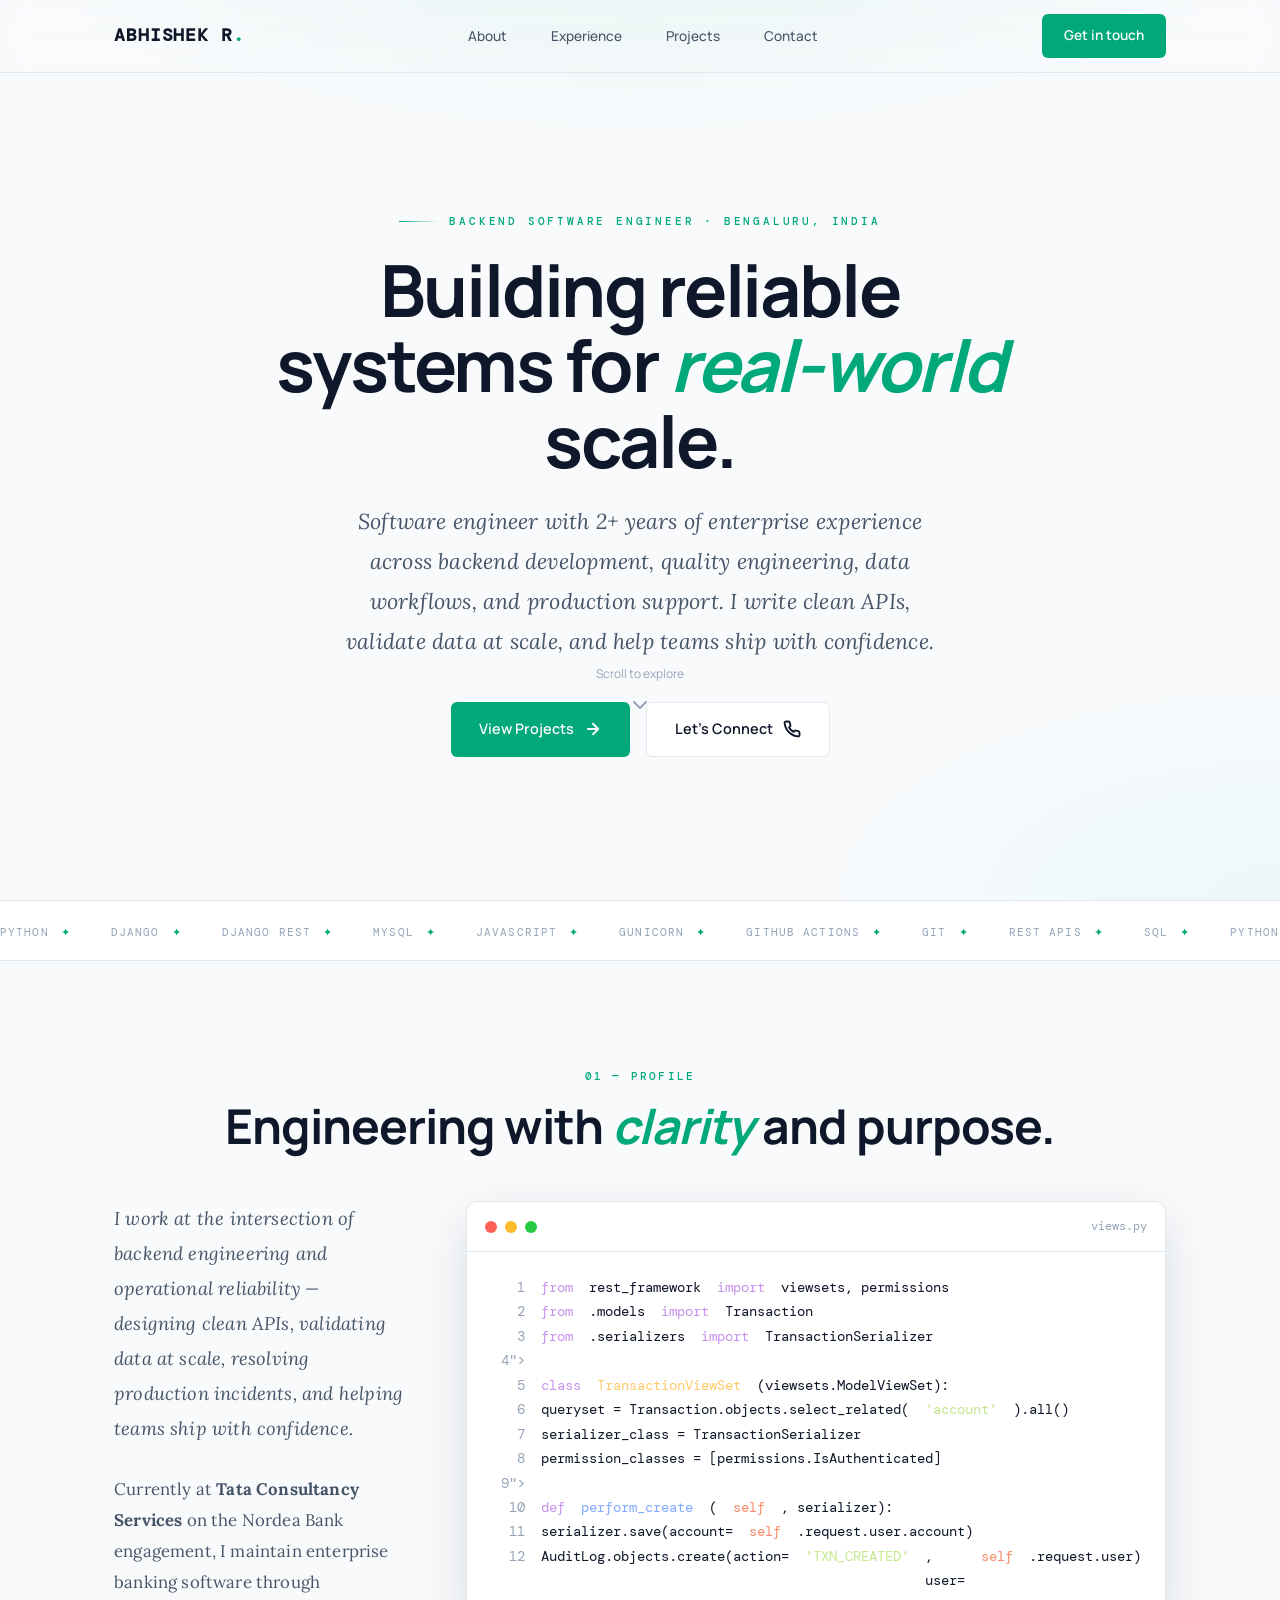
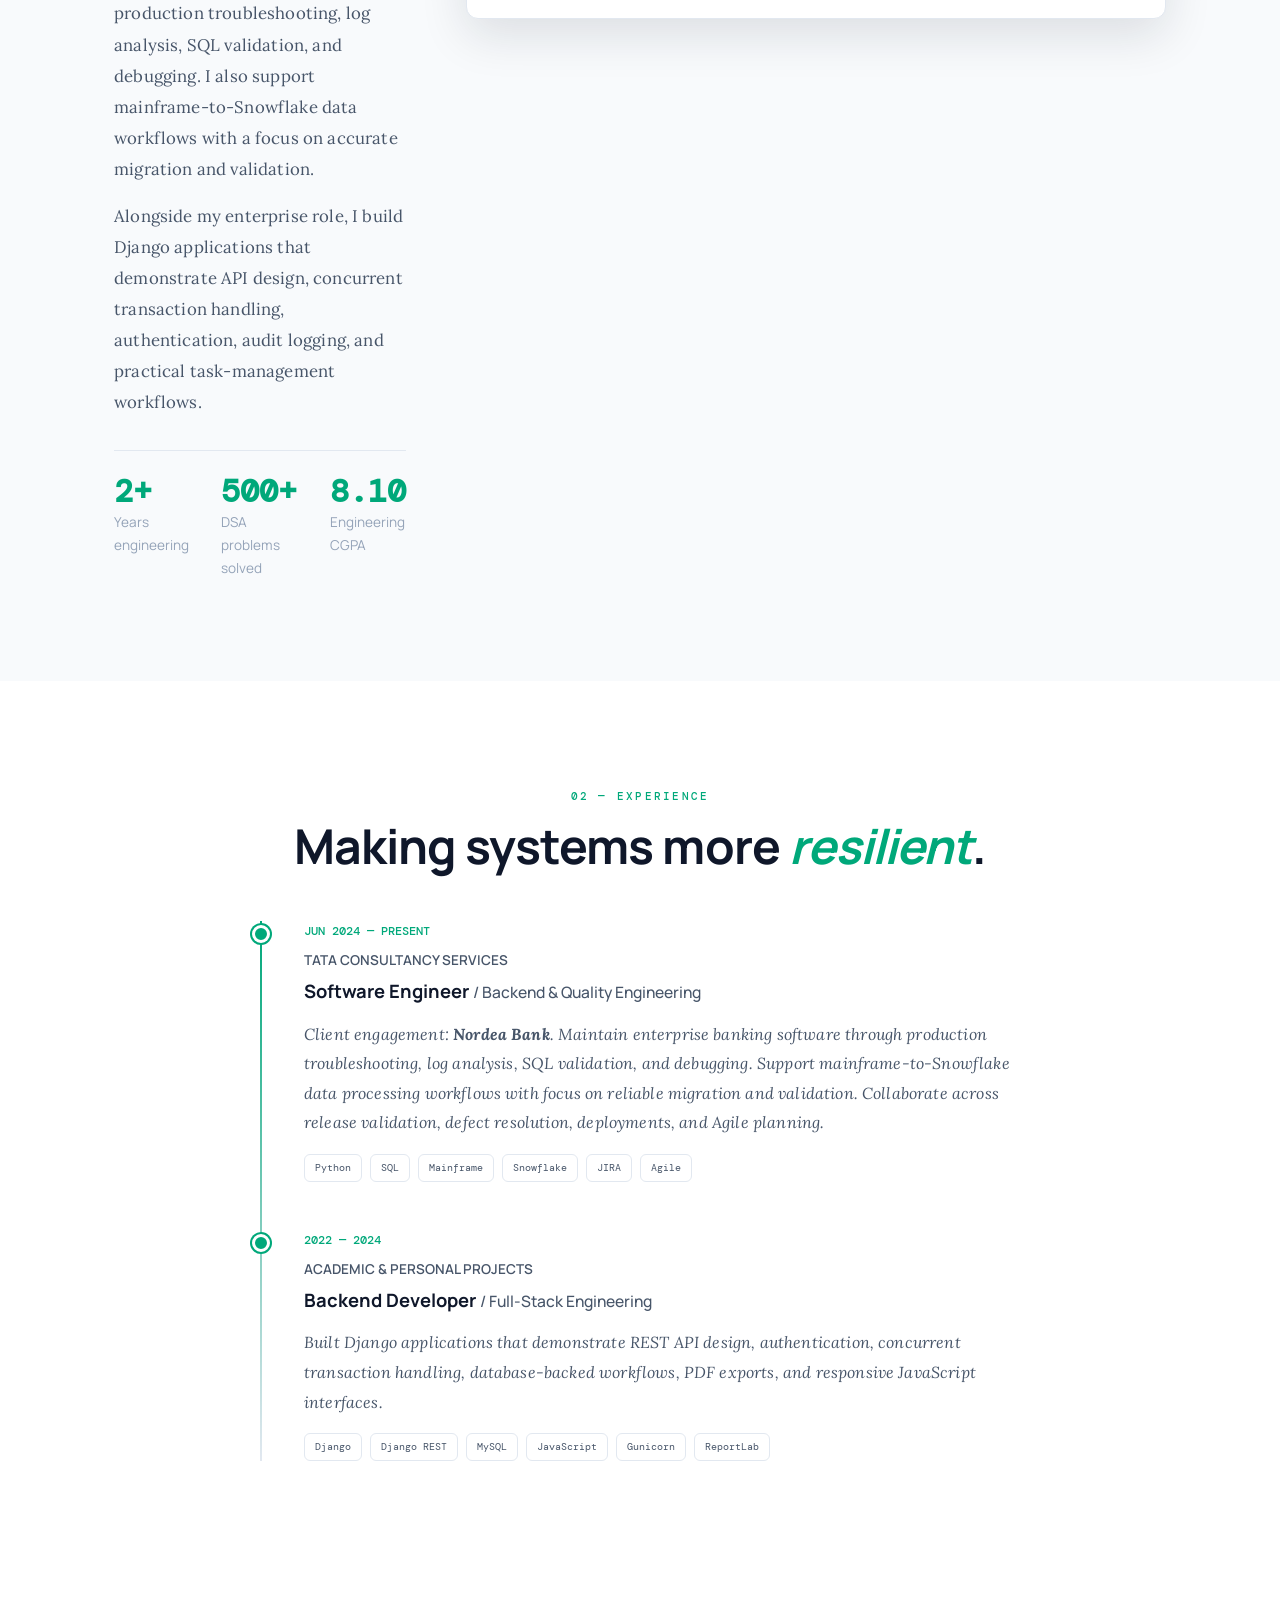
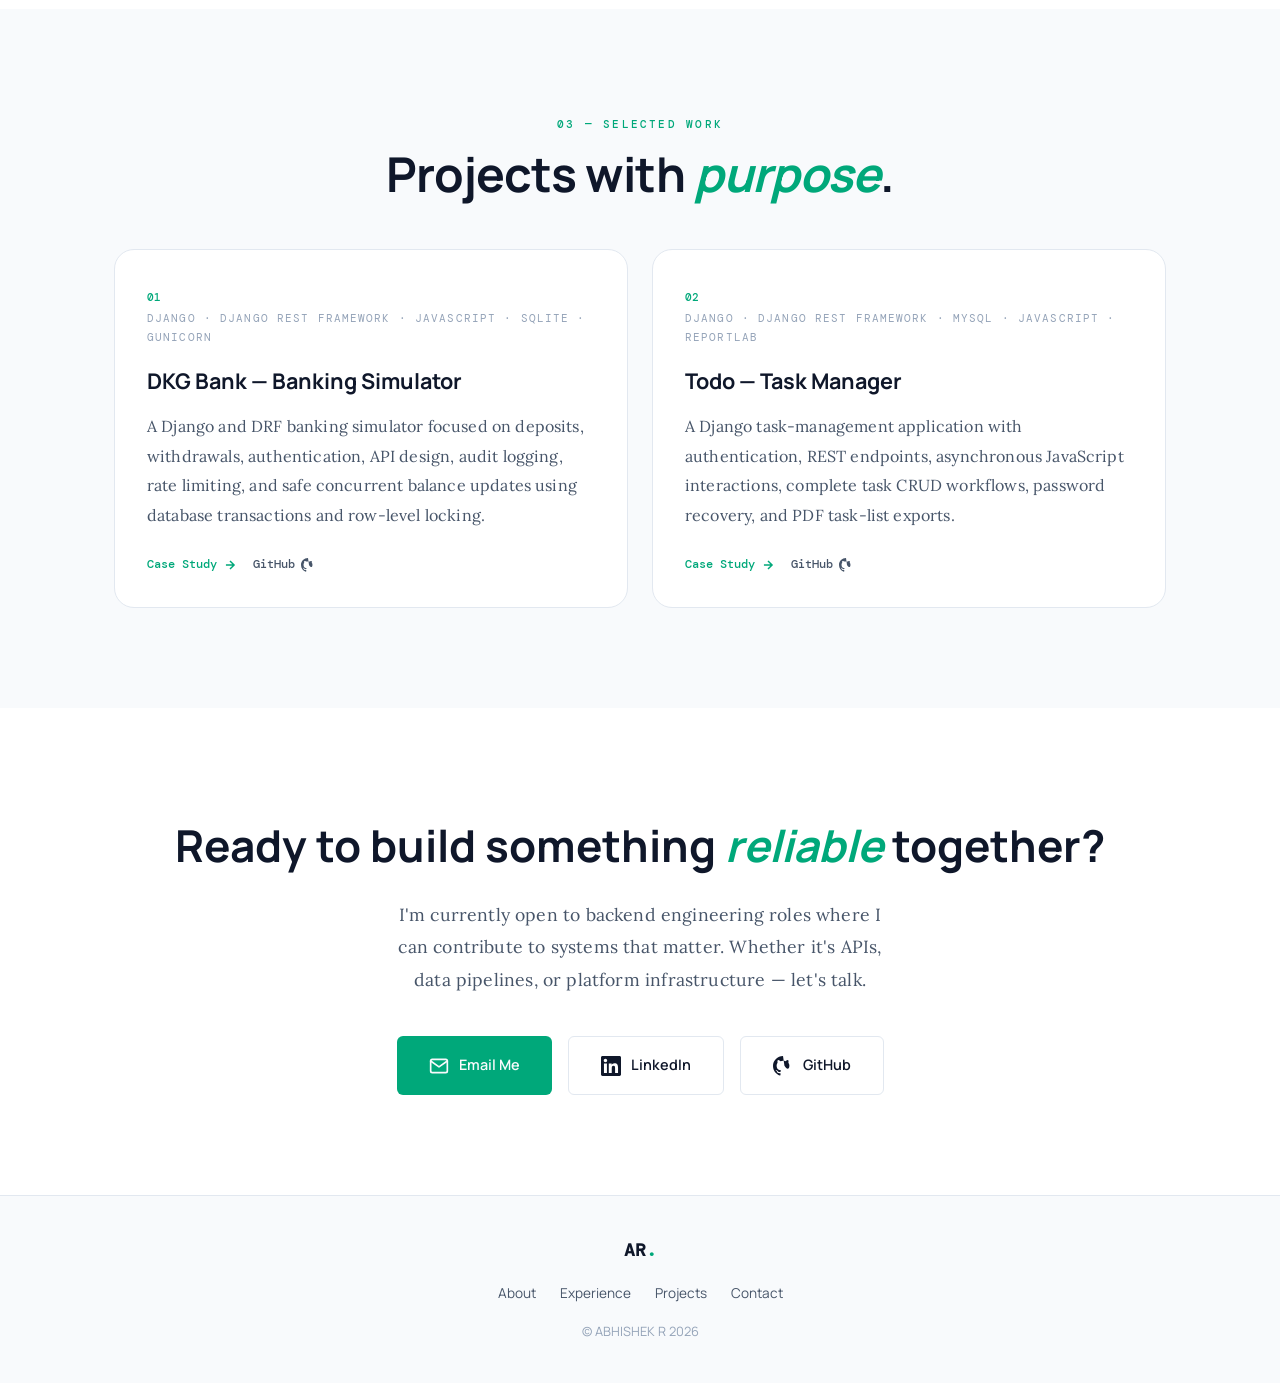
<file: index.html>
<!DOCTYPE html>
<html lang="en">

<head>
  <meta charset="UTF-8">
  <meta name="viewport" content="width=device-width, initial-scale=1.0">
  <meta name="description"
    content="Abhishek R — Backend Software Engineer. Building reliable systems, clean APIs, and resilient data workflows.">
  <title>Abhishek R | Backend Software Engineer</title>

  <link rel="preconnect" href="https://fonts.googleapis.com">
  <link rel="preconnect" href="https://fonts.gstatic.com" crossorigin>
  <link
    href="https://fonts.googleapis.com/css2?family=DM+Mono:wght@400;500&family=Lora:ital,wght@0,400..700;1,400..700&family=Manrope:wght@400;500;600;700&display=swap"
    rel="stylesheet">
  <link rel="stylesheet" href="style.css">
</head>

<body>
  <!-- Navigation -->
  <nav class="nav" role="navigation" aria-label="Main navigation">
    <div class="container nav-inner">
      <a href="#top" class="logo" aria-label="Abhishek R - Home">ABHISHEK R<span>.</span></a>
      <ul class="nav-links" id="navLinks">
        <li><a href="#about">About</a></li>
        <li><a href="#experience">Experience</a></li>
        <li><a href="#projects">Projects</a></li>
        <li><a href="#contact">Contact</a></li>
      </ul>
      <a href="#contact" class="nav-cta">Get in touch</a>
      <button class="menu-btn" id="menuBtn" aria-label="Toggle menu" aria-expanded="false" aria-controls="navLinks">
        <svg width="24" height="24" viewBox="0 0 24 24" fill="none" stroke="currentColor" stroke-width="2"
          stroke-linecap="round" stroke-linejoin="round">
          <line x1="3" y1="6" x2="21" y2="6"></line>
          <line x1="3" y1="12" x2="21" y2="12"></line>
          <line x1="3" y1="18" x2="21" y2="18"></line>
        </svg>
      </button>
    </div>
  </nav>

  <!-- Hero -->
  <header class="hero" id="top">
    <div class="hero-content">
      <p class="hero-kicker">Backend Software Engineer · Bengaluru, India</p>
      <h1 class="hero-title">Building reliable systems for <em>real-world</em> scale.</h1>
      <p class="hero-subtitle">Software engineer with 2+ years of enterprise experience across backend development,
        quality engineering, data workflows, and production support. I write clean APIs, validate data at scale, and
        help teams ship with confidence.</p>
      <div class="hero-actions">
        <a href="#projects" class="btn btn-primary">View Projects <svg width="18" height="18" viewBox="0 0 24 24"
            fill="none" stroke="currentColor" stroke-width="2.5" stroke-linecap="round" stroke-linejoin="round">
            <path d="M5 12h14M12 5l7 7-7 7"></path>
          </svg></a>
        <a href="#contact" class="btn btn-secondary">Let's Connect <svg width="18" height="18" viewBox="0 0 24 24"
            fill="none" stroke="currentColor" stroke-width="2.5" stroke-linecap="round" stroke-linejoin="round">
            <path
              d="M22 16.92v3a2 2 0 0 1-2.18 2 19.79 19.79 0 0 1-8.63-3.07 19.5 19.5 0 0 1-6-6 19.79 19.79 0 0 1-3.07-8.67A2 2 0 0 1 4.11 2h3a2 2 0 0 1 2 1.72 12.84 12.84 0 0 0 .7 2.81 2 2 0 0 1-.45 2.11L8.09 9.91a16 16 0 0 0 6 6l1.27-1.27a2 2 0 0 1 2.11-.45 12.84 12.84 0 0 0 2.81.7A2 2 0 0 1 22 16.92z">
            </path>
          </svg></a>
      </div>
      <div class="scroll-indicator" aria-hidden="true">
        <span>Scroll to explore</span>
        <svg viewBox="0 0 24 24" fill="none" stroke="currentColor" stroke-width="2" stroke-linecap="round"
          stroke-linejoin="round">
          <polyline points="6 9 12 15 18 9"></polyline>
        </svg>
      </div>
    </div>
  </header>

  <!-- Skills Ticker -->
  <div class="ticker" aria-label="Core technical skills">
    <div class="ticker-track">
      <span class="ticker-item">Python</span>
      <span class="ticker-item">Django</span>
      <span class="ticker-item">Django REST</span>
      <span class="ticker-item">MySQL</span>
      <span class="ticker-item">JavaScript</span>
      <span class="ticker-item">Gunicorn</span>
      <span class="ticker-item">GitHub Actions</span>
      <span class="ticker-item">Git</span>
      <span class="ticker-item">REST APIs</span>
      <span class="ticker-item">SQL</span>
      <span class="ticker-item">Python</span>
      <span class="ticker-item">Django</span>
      <span class="ticker-item">Django REST</span>
      <span class="ticker-item">MySQL</span>
      <span class="ticker-item">JavaScript</span>
      <span class="ticker-item">Gunicorn</span>
      <span class="ticker-item">GitHub Actions</span>
      <span class="ticker-item">Git</span>
      <span class="ticker-item">REST APIs</span>
      <span class="ticker-item">SQL</span>
    </div>
  </div>

  <!-- About -->
  <section class="section" id="about" aria-labelledby="about-title">
    <div class="container">
      <div class="section-header">
        <span class="section-label">01 — Profile</span>
        <h2 id="about-title" class="section-title">Engineering with <em>clarity</em> and purpose.</h2>
      </div>
      <div class="about-grid">
        <div class="about-text">
          <p class="lead">I work at the intersection of backend engineering and operational reliability — designing
            clean APIs, validating data at scale, resolving production incidents, and helping teams ship with
            confidence.</p>
          <p>Currently at <strong>Tata Consultancy Services</strong> on the Nordea Bank engagement, I maintain
            enterprise banking software through production troubleshooting, log analysis, SQL validation, and debugging.
            I also support mainframe-to-Snowflake data workflows with a focus on accurate migration and validation.</p>
          <p>Alongside my enterprise role, I build Django applications that demonstrate API design, concurrent
            transaction handling, authentication, audit logging, and practical task-management workflows.</p>
          <div class="stats">
            <div class="stat">
              <div class="stat-value">2+</div>
              <div class="stat-label">Years engineering</div>
            </div>
            <div class="stat">
              <div class="stat-value">500+</div>
              <div class="stat-label">DSA problems solved</div>
            </div>
            <div class="stat">
              <div class="stat-value">8.10</div>
              <div class="stat-label">Engineering CGPA</div>
            </div>
          </div>
        </div>
        <div class="about-visual">
          <div class="code-window" role="img" aria-label="Code sample showing a Django REST API view">
            <div class="code-header">
              <span class="code-dot red"></span>
              <span class="code-dot yellow"></span>
              <span class="code-dot green"></span>
              <span class="code-title">views.py</span>
            </div>
            <div class="code-body">
              <div class="code-line"><span class="code-line-num">1</span><span class="kw">from</span> rest_framework
                <span class="kw">import</span> viewsets, permissions
              </div>
              <div class="code-line"><span class="code-line-num">2</span><span class="kw">from</span> .models <span
                  class="kw">import</span> Transaction</div>
              <div class="code-line"><span class="code-line-num">3</span><span class="kw">from</span> .serializers <span
                  class="kw">import</span> TransactionSerializer</div>
              <div class="code-line"><span class="code-line-num">4"></span></div>
              <div class="code-line"><span class="code-line-num">5</span><span class="kw">class</span> <span
                  class="type">TransactionViewSet</span>(viewsets.ModelViewSet):</div>
              <div class="code-line"><span class="code-line-num">6</span> queryset =
                Transaction.objects.select_related(<span class="str">'account'</span>).all()</div>
              <div class="code-line"><span class="code-line-num">7</span> serializer_class = TransactionSerializer</div>
              <div class="code-line"><span class="code-line-num">8</span> permission_classes =
                [permissions.IsAuthenticated]</div>
              <div class="code-line"><span class="code-line-num">9"></span></div>
              <div class="code-line"><span class="code-line-num">10</span> <span class="kw">def</span> <span
                  class="fn">perform_create</span>(<span class="var">self</span>, serializer):</div>
              <div class="code-line"><span class="code-line-num">11</span> serializer.save(account=<span
                  class="var">self</span>.request.user.account)</div>
              <div class="code-line"><span class="code-line-num">12</span> AuditLog.objects.create(action=<span
                  class="str">'TXN_CREATED'</span>, user=<span class="var">self</span>.request.user)</div>
            </div>
          </div>
        </div>
      </div>
    </div>
  </section>

  <!-- Experience -->
  <section class="section experience" id="experience" aria-labelledby="exp-title">
    <div class="container">
      <div class="section-header">
        <span class="section-label">02 — Experience</span>
        <h2 id="exp-title" class="section-title">Making systems more <em>resilient</em>.</h2>
      </div>
      <div class="timeline">
        <article class="timeline-item">
          <span class="timeline-marker" aria-hidden="true"></span>
          <div class="timeline-date">JUN 2024 — PRESENT</div>
          <div class="timeline-company">TATA CONSULTANCY SERVICES</div>
          <h3 class="timeline-role">Software Engineer <small>/ Backend &amp; Quality Engineering</small></h3>
          <p class="timeline-desc">Client engagement: <strong>Nordea Bank</strong>. Maintain enterprise banking software
            through production troubleshooting, log analysis, SQL validation, and debugging. Support
            mainframe-to-Snowflake data processing workflows with focus on reliable migration and validation.
            Collaborate across release validation, defect resolution, deployments, and Agile planning.</p>
          <div class="timeline-tags">
            <span class="tag">Python</span>
            <span class="tag">SQL</span>
            <span class="tag">Mainframe</span>
            <span class="tag">Snowflake</span>
            <span class="tag">JIRA</span>
            <span class="tag">Agile</span>
          </div>
        </article>
        <article class="timeline-item">
          <span class="timeline-marker" aria-hidden="true"></span>
          <div class="timeline-date">2022 — 2024</div>
          <div class="timeline-company">ACADEMIC &amp; PERSONAL PROJECTS</div>
          <h3 class="timeline-role">Backend Developer <small>/ Full-Stack Engineering</small></h3>
          <p class="timeline-desc">Built Django applications that demonstrate REST API design, authentication,
            concurrent transaction handling, database-backed workflows, PDF exports, and responsive JavaScript
            interfaces.</p>
          <div class="timeline-tags">
            <span class="tag">Django</span>
            <span class="tag">Django REST</span>
            <span class="tag">MySQL</span>
            <span class="tag">JavaScript</span>
            <span class="tag">Gunicorn</span>
            <span class="tag">ReportLab</span>
          </div>
        </article>
      </div>
    </div>
  </section>

  <!-- Projects -->
  <section class="section" id="projects" aria-labelledby="projects-title">
    <div class="container">
      <div class="section-header">
        <span class="section-label">03 — Selected Work</span>
        <h2 id="projects-title" class="section-title">Projects with <em>purpose</em>.</h2>
      </div>
      <div class="projects-grid">
        <!-- Project 1: Banking Platform -->
        <article class="project-card">
          <span class="project-number">01</span>
          <p class="project-stack">Django · Django REST Framework · JavaScript · SQLite · Gunicorn</p>
          <h3 class="project-title">DKG Bank — Banking Simulator</h3>
          <p class="project-desc">A Django and DRF banking simulator focused on deposits, withdrawals, authentication,
            API design, audit logging, rate limiting, and safe concurrent balance updates using database transactions
            and row-level locking.</p>
          <div class="project-links">
            <a href="case-studies/banking-platform.html" class="project-link primary">Case Study <svg width="14"
                height="14" viewBox="0 0 24 24" fill="none" stroke="currentColor" stroke-width="2.5">
                <path d="M5 12h14M12 5l7 7-7 7"></path>
              </svg></a>
            <a href="https://github.com/Abhi3468/DKG_Bank_Full_Stack_Django" target="_blank" rel="noopener noreferrer"
              class="project-link">GitHub <svg width="14" height="14" viewBox="0 0 24 24" fill="currentColor">
                <path
                  d="M12 0C5.374 0 0 5.373 0 12c0 5.302 3.438 9.8 8.207 11.387.599.111.793-.261.793-.577v-2.234c-3.338.726-4.033-1.416-4.033-1.416-.546-1.387-1.333-1.756-1.333-1.756-1.089-.745.083-.729.083-.729 1.205.084 1.839 1.237 1.839 1.237 1.07 1.834 2.807 1.304 3.492.997.107-.775.418-1.305.762-1.604-2.665-.305-5.467-1.334-5.467-5.931 0-1.311.469-2.381 1.236-3.221-.124-.305-.535-1.524.117-3.176 0 0 1.008-.322 3.301 1.23A11.509 11.509 0 0112 5.803c1.02.005 2.047.138 3.006.404 2.291-1.552 3.297-1.23 3.297-1.23.653 1.653.242 2.874.118 3.176.77.84 1.235 1.911 1.235 3.221 0 4.609-2.807 5.624-5.921.43.372.823 1.102.823 2.222v3.293c0 .319.192.694.801.576C20.566 21.797 24 17.3 24 12c0-6.627-5.373-12-12-12z" />
              </svg></a>
          </div>
        </article>

        <!-- Project 2: Todoify -->
        <article class="project-card">
          <span class="project-number">02</span>
          <p class="project-stack">Django · Django REST Framework · MySQL · JavaScript · ReportLab</p>
          <h3 class="project-title">Todo — Task Manager</h3>
          <p class="project-desc">A Django task-management application with authentication, REST endpoints, asynchronous
            JavaScript interactions, complete task CRUD workflows, password recovery, and PDF task-list exports.</p>
          <div class="project-links">
            <a href="case-studies/todoify.html" class="project-link primary">Case Study <svg width="14" height="14"
                viewBox="0 0 24 24" fill="none" stroke="currentColor" stroke-width="2.5">
                <path d="M5 12h14M12 5l7 7-7 7"></path>
              </svg></a>
            <a href="https://github.com/Abhi3468/Todo" target="_blank" rel="noopener noreferrer"
              class="project-link">GitHub <svg width="14" height="14" viewBox="0 0 24 24" fill="currentColor">
                <path
                  d="M12 0C5.374 0 0 5.373 0 12c0 5.302 3.438 9.8 8.207 11.387.599.111.793-.261.793-.577v-2.234c-3.338.726-4.033-1.416-4.033-1.416-.546-1.387-1.333-1.756-1.333-1.756-1.089-.745.083-.729.083-.729 1.205.084 1.839 1.237 1.839 1.237 1.07 1.834 2.807 1.304 3.492.997.107-.775.418-1.305.762-1.604-2.665-.305-5.467-1.334-5.467-5.931 0-1.311.469-2.381 1.236-3.221-.124-.305-.535-1.524.117-3.176 0 0 1.008-.322 3.301 1.23A11.509 11.509 0 0112 5.803c1.02.005 2.047.138 3.006.404 2.291-1.552 3.297-1.23 3.297-1.23.653 1.653.242 2.874.118 3.176.77.84 1.235 1.911 1.235 3.221 0 4.609-2.807 5.624-5.921.43.372.823 1.102.823 2.222v3.293c0 .319.192.694.801.576C20.566 21.797 24 17.3 24 12c0-6.627-5.373-12-12-12z" />
              </svg></a>
          </div>
        </article>
      </div>
    </div>
  </section>

  <!-- Contact -->
  <section class="section contact" id="contact" aria-labelledby="contact-title">
    <div class="container">
      <h2 id="contact-title" class="contact-title">Ready to build something <em>reliable</em> together?</h2>
      <p class="contact-desc">I'm currently open to backend engineering roles where I can contribute to systems that
        matter. Whether it's APIs, data pipelines, or platform infrastructure — let's talk.</p>
      <div class="contact-links">
        <a href="mailto:abhishekr3468@gmail.com" class="contact-btn primary">
          <svg width="20" height="20" viewBox="0 0 24 24" fill="none" stroke="currentColor" stroke-width="2"
            stroke-linecap="round" stroke-linejoin="round">
            <path d="M4 4h16c1.1 0 2 .9 2 2v12c0 1.1-.9 2-2 2H4c-1.1 0-2-.9-2-2V6c0-1.1.9-2 2-2z"></path>
            <polyline points="22,6 12,13 2,6"></polyline>
          </svg>
          Email Me
        </a>
        <a href="https://www.linkedin.com/in/abhishek-r-652915211/" target="_blank" rel="noopener noreferrer"
          class="contact-btn secondary">
          <svg width="20" height="20" viewBox="0 0 24 24" fill="currentColor">
            <path
              d="M20.447 20.452h-3.554v-5.569c0-1.328-.027-3.037-1.852-3.037-1.853 0-2.136 1.445-2.136 2.939v5.667H9.351V9h3.414v1.561h.046c.477-.9 1.637-1.85 3.37-1.85 3.601 0 4.267 2.37 4.267 5.455v6.286zM5.337 7.433c-1.144 0-2.063-.926-2.063-2.065 0-1.138.92-2.063 2.063-2.063 1.14 0 2.064.925 2.064 2.063 0 1.139-.925 2.065-2.064 2.065zm1.782 13.019H3.555V9h3.564v11.452zM22.225 0H1.771C.792 0 0 .774 0 1.729v20.542C0 23.227.792 24 1.771 24h20.451C23.2 24 24 23.227 24 22.271V1.729C24 .774 23.2 0 22.222 0h.003z" />
          </svg>
          LinkedIn
        </a>
        <a href="https://github.com/Abhi3468" target="_blank" rel="noopener noreferrer" class="contact-btn secondary">
          <svg width="20" height="20" viewBox="0 0 24 24" fill="currentColor">
            <path
              d="M12 0C5.374 0 0 5.373 0 12c0 5.302 3.438 9.8 8.207 11.387.599.111.793-.261.793-.577v-2.234c-3.338.726-4.033-1.416-4.033-1.416-.546-1.387-1.333-1.756-1.333-1.756-1.089-.745.083-.729.083-.729 1.205.084 1.839 1.237 1.839 1.237 1.07 1.834 2.807 1.304 3.492.997.107-.775.418-1.305.762-1.604-2.665-.305-5.467-1.334-5.467-5.931 0-1.311.469-2.381 1.236-3.221-.124-.305-.535-1.524.117-3.176 0 0 1.008-.322 3.301 1.23A11.509 11.509 0 0112 5.803c1.02.005 2.047.138 3.006.404 2.291-1.552 3.297-1.23 3.297-1.23.653 1.653.242 2.874.118 3.176.77.84 1.235 1.911 1.235 3.221 0 4.609-2.807 5.624-5.921.43.372.823 1.102.823 2.222v3.293c0 .319.192.694.801.576C20.566 21.797 24 17.3 24 12c0-6.627-5.373-12-12-12z" />
          </svg>
          GitHub
        </a>
      </div>
    </div>
  </section>

  <!-- Footer -->
  <footer class="footer" role="contentinfo">
    <div class="container">
      <div class="footer-content">
        <p class="footer-brand">AR<span>.</span></p>
        <nav class="footer-links" aria-label="Footer navigation">
          <a href="#about">About</a>
          <a href="#experience">Experience</a>
          <a href="#projects">Projects</a>
          <a href="#contact">Contact</a>
        </nav>
        <p class="footer-copy">© ABHISHEK R <span id="year"></span></p>
      </div>
    </div>
  </footer>

  <script src="script.js" defer></script>
</body>

</html>
</file>
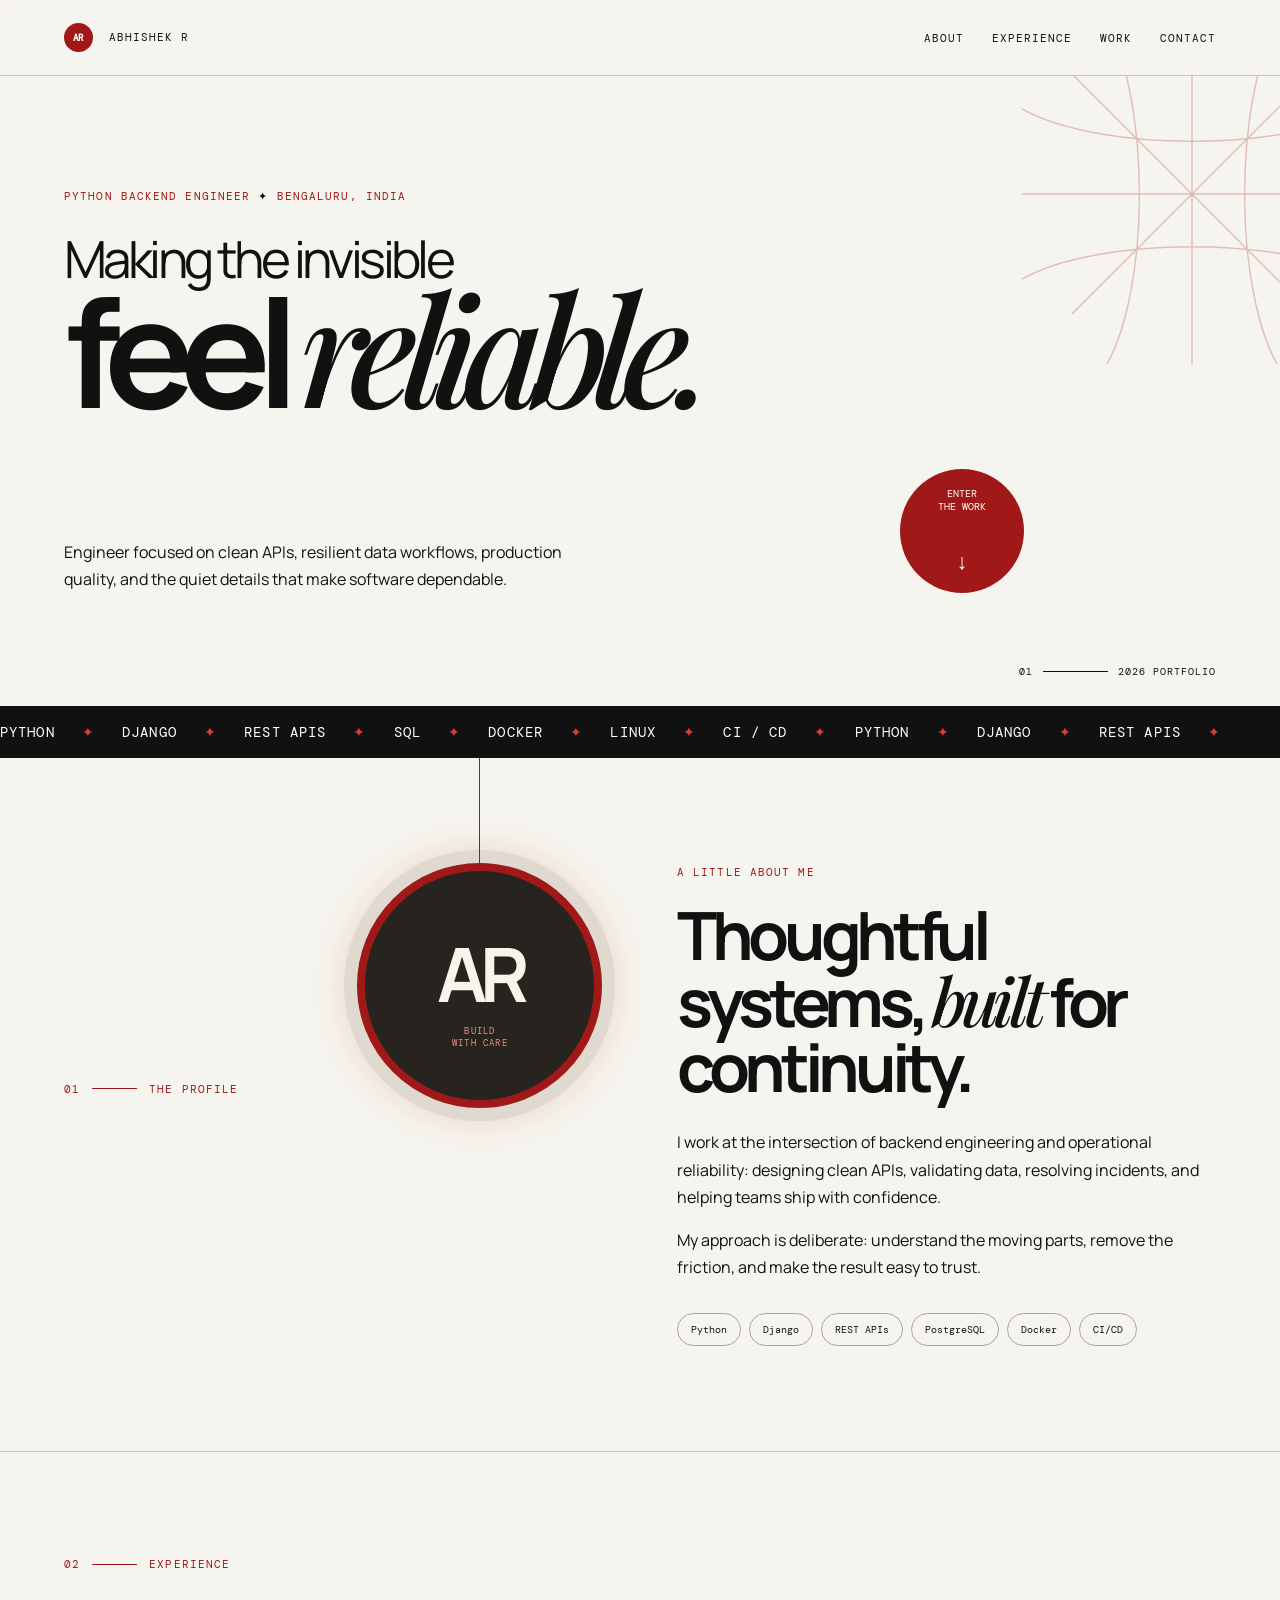
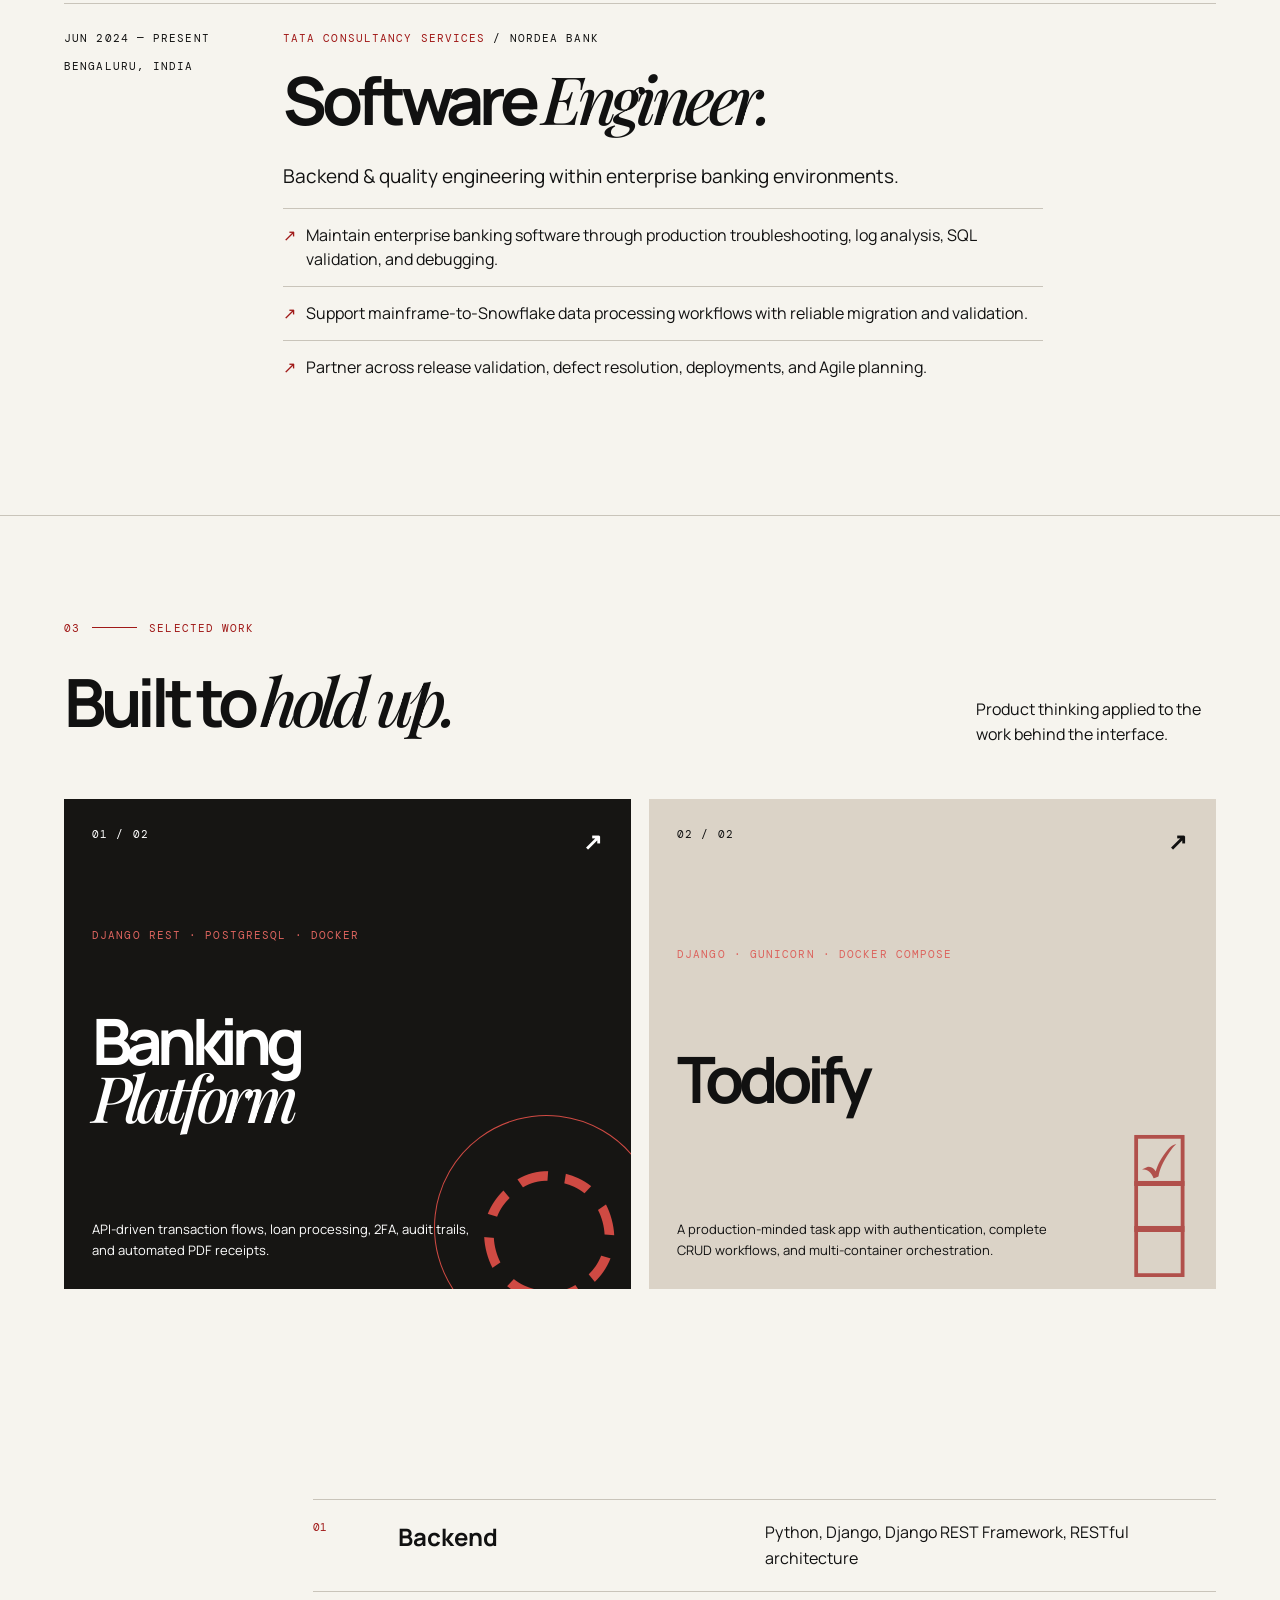
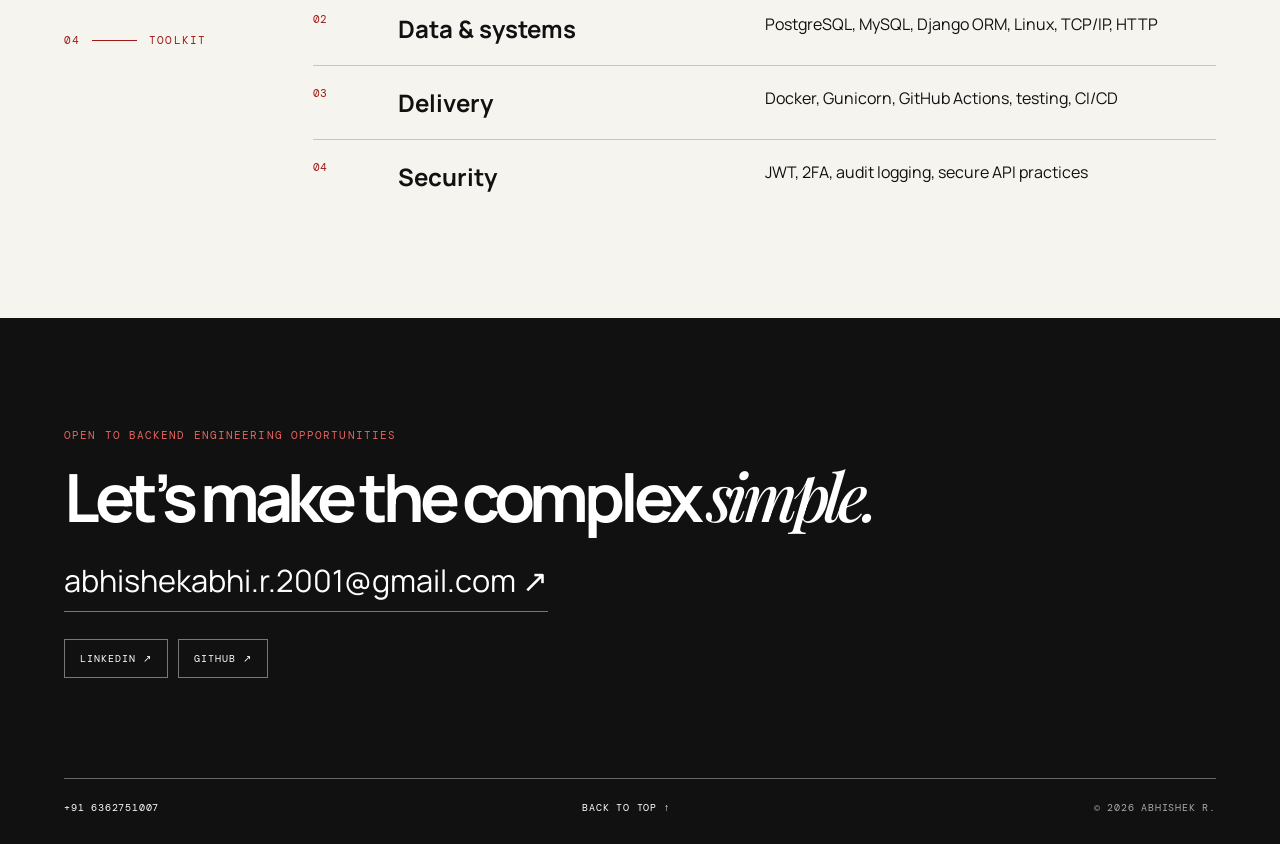
<file: Default/index.html>
<!doctype html>
<html lang="en">
  <head>
    <meta charset="utf-8" />
    <meta name="viewport" content="width=device-width, initial-scale=1" />
    <meta name="description" content="Abhishek R — Backend Engineer" />
    <title>Abhishek R | Python Backend Engineer</title>

    <link rel="preconnect" href="https://fonts.googleapis.com" />
    <link rel="preconnect" href="https://fonts.gstatic.com" crossorigin />
    <link href="https://fonts.googleapis.com/css2?family=DM+Mono:wght@400;500&family=Manrope:wght@400;500;600;700;800&family=Playfair+Display:ital,wght@0,500;1,500&display=swap" rel="stylesheet" />
    <link rel="stylesheet" href="style.css" />
  </head>
  <body>
    <header class="site-header">
      <a class="brand" href="#top"><b>AR</b> ABHISHEK R </a>
      <button class="menu-button" type="button" aria-expanded="false">MENU</button>
      <nav class="navigation" aria-label="Primary navigation">
        <a href="#about">ABOUT</a>
        <a href="#experience">EXPERIENCE</a>
        <a href="#work">WORK</a>
        <a href="#contact">CONTACT</a>
      </nav>
    </header>

    <main id="top">
      <section class="hero">
        <svg class="web hero-web" viewBox="0 0 300 300" aria-hidden="true">
          <path d="M150 0v300M0 150h300M44 44l212 212M256 44 44 256M75 0c38 68 38 232 0 300M225 0c-38 68-38 232 0 300M0 75c68 38 232 38 300 0M0 225c68-38 232-38 300 0" />
        </svg>
        <p class="eyebrow">PYTHON BACKEND ENGINEER <span>✦</span> BENGALURU, INDIA</p>
        <p class="pre-title">Making the invisible</p>
        <h1>feel <em>reliable.</em></h1>
        <div class="hero-foot">
          <p>Engineer focused on clean APIs, resilient data workflows, production quality, and the quiet details that make software dependable.</p>
          <a class="round-link" href="#about">ENTER<br />THE WORK <strong>↓</strong></a>
        </div>
        <div class="scroll-number">01 <i></i> 2026 PORTFOLIO</div>
      </section>

      <div class="ticker" aria-label="Core technical skills">
        PYTHON <i>✦</i> DJANGO <i>✦</i> REST APIS <i>✦</i> SQL <i>✦</i> DOCKER <i>✦</i> LINUX <i>✦</i> CI / CD <i>✦</i> PYTHON <i>✦</i> DJANGO <i>✦</i> REST APIS <i>✦</i>
      </div>

      <section id="about" class="section about">
        <div class="section-label">01 <i></i> THE PROFILE</div>
        <div class="hanging-profile" aria-label="Abhishek R monogram">
          <div class="thread"></div>
          <div class="portrait"><strong>AR</strong><small>BUILD<br />WITH CARE</small></div>
        </div>
        <div class="about-copy">
          <p class="eyebrow">A LITTLE ABOUT ME</p>
          <h2>Thoughtful systems, <em>built</em> for continuity.</h2>
          <p>I work at the intersection of backend engineering and operational reliability: designing clean APIs, validating data, resolving incidents, and helping teams ship with confidence.</p>
          <p>My approach is deliberate: understand the moving parts, remove the friction, and make the result easy to trust.</p>
          <div class="pills" aria-label="Skills"><span>Python</span><span>Django</span><span>REST APIs</span><span>PostgreSQL</span><span>Docker</span><span>CI/CD</span></div>
        </div>
      </section>

      <section id="experience" class="section experience">
        <div class="section-label">02 <i></i> EXPERIENCE</div>
        <article class="role">
          <aside>JUN 2024 — PRESENT<br /><br />BENGALURU, INDIA</aside>
          <div>
            <p class="eyebrow">TATA CONSULTANCY SERVICES <span>/ NORDEA BANK</span></p>
            <h2>Software <em>Engineer.</em></h2>
            <p class="intro">Backend &amp; quality engineering within enterprise banking environments.</p>
            <ul>
              <li>Maintain enterprise banking software through production troubleshooting, log analysis, SQL validation, and debugging.</li>
              <li>Support mainframe-to-Snowflake data processing workflows with reliable migration and validation.</li>
              <li>Partner across release validation, defect resolution, deployments, and Agile planning.</li>
            </ul>
          </div>
        </article>
      </section>

      <section id="work" class="section projects">
        <div class="section-label">03 <i></i> SELECTED WORK</div>
        <div class="project-head"><h2>Built to <em>hold up.</em></h2><p>Product thinking applied to the work behind the interface.</p></div>
        <div class="cards">
          <article class="project-card bank"><div>01 / 02 <b>↗</b></div><p>DJANGO REST · POSTGRESQL · DOCKER</p><h3>Banking<br /><em>Platform</em></h3><small>API-driven transaction flows, loan processing, 2FA, audit trails, and automated PDF receipts.</small><span class="orbit" aria-hidden="true">◌</span></article>
          <article class="project-card todo"><div>02 / 02 <b>↗</b></div><p>DJANGO · GUNICORN · DOCKER COMPOSE</p><h3>Todoify</h3><small>A production-minded task app with authentication, complete CRUD workflows, and multi-container orchestration.</small><span class="tasks" aria-hidden="true">☑<br />☐<br />☐</span></article>
        </div>
      </section>

      <section class="section toolkit">
        <div class="section-label">04 <i></i> TOOLKIT</div>
        <div class="tool-list">
          <article><span>01</span><h3>Backend</h3><p>Python, Django, Django REST Framework, RESTful architecture</p></article>
          <article><span>02</span><h3>Data &amp; systems</h3><p>PostgreSQL, MySQL, Django ORM, Linux, TCP/IP, HTTP</p></article>
          <article><span>03</span><h3>Delivery</h3><p>Docker, Gunicorn, GitHub Actions, testing, CI/CD</p></article>
          <article><span>04</span><h3>Security</h3><p>JWT, 2FA, audit logging, secure API practices</p></article>
        </div>
      </section>
    </main>

    <section id="contact" class="contact">
      <p class="eyebrow">OPEN TO BACKEND ENGINEERING OPPORTUNITIES</p>
      <h2>Let’s make the complex <em>simple.</em></h2>
      <a class="email" href="mailto:abhishekabhi.r.2001@gmail.com">abhishekabhi.r.2001@gmail.com ↗</a>
      <div class="contact-links">
        <a href="https://www.linkedin.com/in/abhishek-r-652915211/">LINKEDIN ↗</a>
        <a href="https://github.com/Abhi3468">GITHUB ↗</a>
      </div>

      <footer><a href="tel:+916362751007">+91 6362751007</a><a href="#top">BACK TO TOP ↑</a><span>© 2026 ABHISHEK R.</span></footer>
    </section>
    <script src="script.js"></script>
  </body>
</html>
</file>
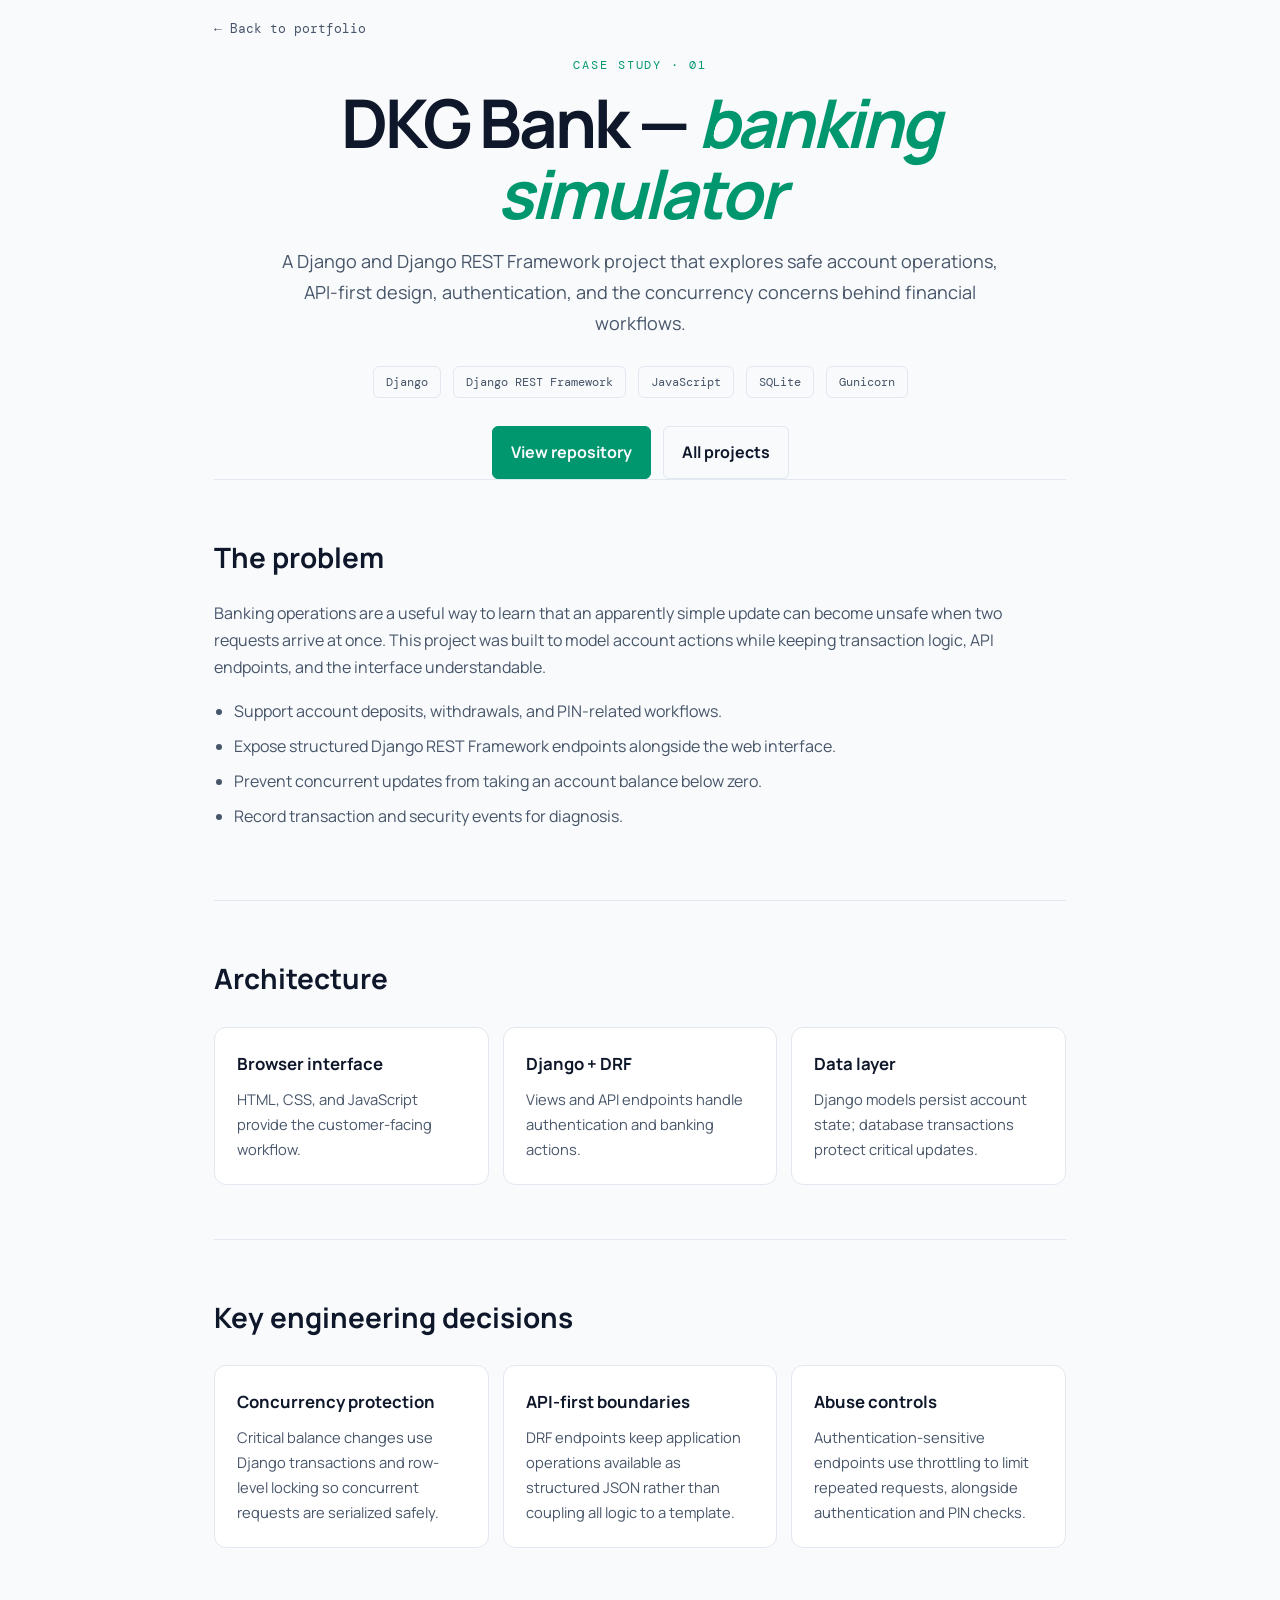
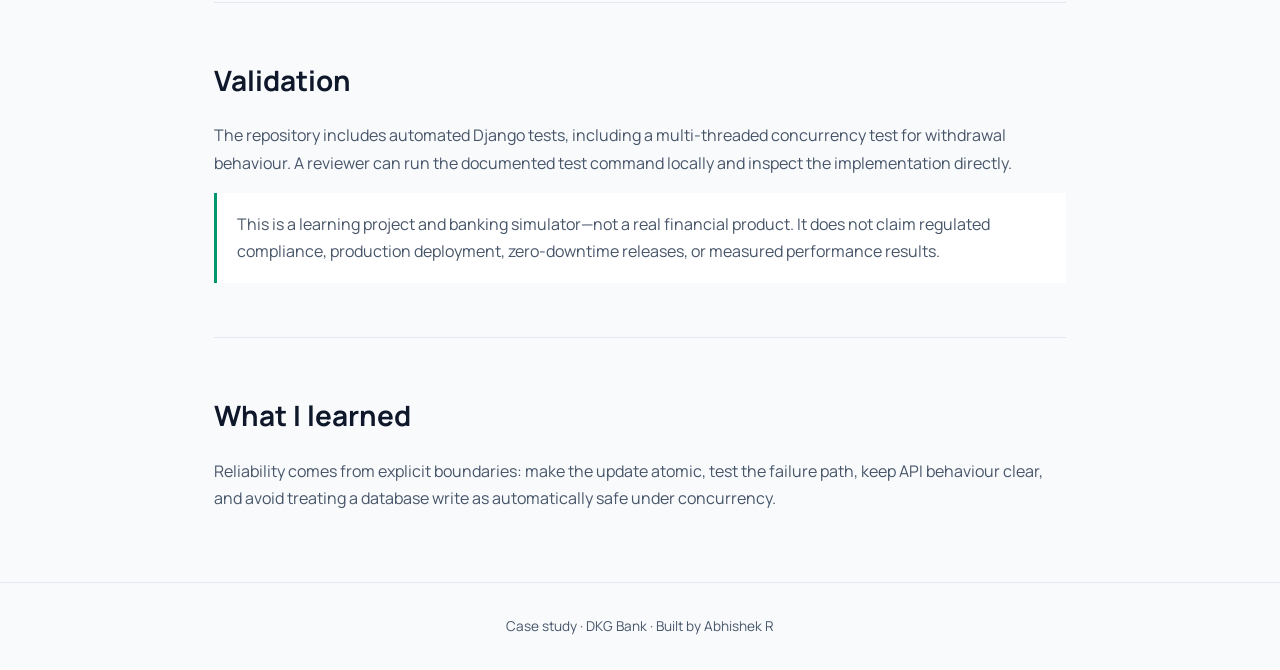
<file: case-studies/banking-platform.html>
<!DOCTYPE html>
<html lang="en">
<head>
  <meta charset="UTF-8">
  <meta name="viewport" content="width=device-width, initial-scale=1.0">
  <meta name="description" content="Case study: DKG Bank, a Django and Django REST Framework banking simulator focused on safe concurrent transactions and API design.">
  <title>DKG Bank — Case Study | Abhishek R</title>
  <link rel="preconnect" href="https://fonts.googleapis.com">
  <link rel="preconnect" href="https://fonts.gstatic.com" crossorigin>
  <link href="https://fonts.googleapis.com/css2?family=DM+Mono:wght@400;500&family=Manrope:wght@400;500;600;700&display=swap" rel="stylesheet">
  <style>
    :root { --bg:#0a0f1a; --surface:#111827; --card:#151d2e; --text:#e8edf5; --muted:#8b98ad; --accent:#00d4aa; --border:#1e2a3e; --mono:'DM Mono',monospace; --sans:'Manrope',system-ui,sans-serif; }
    @media (prefers-color-scheme:light) { :root { --bg:#f8fafc; --surface:#fff; --card:#fff; --text:#0f172a; --muted:#475569; --accent:#00966e; --border:#e2e8f0; } }
    * { box-sizing:border-box; } body { margin:0; background:var(--bg); color:var(--text); font:16px/1.7 var(--sans); } a { color:inherit; text-decoration:none; } .container { max-width:900px; margin:auto; padding:0 24px; } .back { display:inline-flex; gap:8px; padding:20px 0; color:var(--muted); font:13px var(--mono); } .back:hover { color:var(--accent); } header { padding:80px 0 56px; text-align:center; } .eyebrow { color:var(--accent); font:12px var(--mono); letter-spacing:.16em; text-transform:uppercase; } h1 { margin:14px 0 18px; font-size:clamp(2.3rem,6vw,4.2rem); line-height:1.05; letter-spacing:-.04em; } em { color:var(--accent); } .lead { max-width:720px; margin:auto; color:var(--muted); font-size:1.13rem; } .meta,.actions { display:flex; flex-wrap:wrap; justify-content:center; gap:12px; margin-top:28px; } .pill { padding:7px 12px; border:1px solid var(--border); border-radius:6px; color:var(--muted); font:12px var(--mono); } .button { padding:12px 18px; border:1px solid var(--border); border-radius:6px; font-weight:700; } .button.primary { background:var(--accent); border-color:var(--accent); color:var(--bg); } main { padding-bottom:56px; } section { border-top:1px solid var(--border); padding:54px 0; } h2 { margin:0 0 18px; font-size:1.75rem; } h3 { margin:0 0 8px; font-size:1.05rem; } p,li { color:var(--muted); } ul { padding-left:20px; } li { margin:8px 0; } .grid { display:grid; grid-template-columns:repeat(3,1fr); gap:14px; margin-top:24px; } .card { padding:22px; background:var(--card); border:1px solid var(--border); border-radius:12px; } .card p { margin:0; font-size:.92rem; } .note { padding:18px 20px; border-left:3px solid var(--accent); background:var(--surface); color:var(--muted); } footer { border-top:1px solid var(--border); padding:32px 0; text-align:center; color:var(--muted); font-size:.85rem; } @media(max-width:650px) { header { padding-top:52px; } .grid { grid-template-columns:1fr; } }
  </style>
</head>
<body>
  <div class="container"><a class="back" href="../index.html#projects">← Back to portfolio</a></div>
  <header class="container">
    <div class="eyebrow">Case study · 01</div>
    <h1>DKG Bank — <em>banking simulator</em></h1>
    <p class="lead">A Django and Django REST Framework project that explores safe account operations, API-first design, authentication, and the concurrency concerns behind financial workflows.</p>
    <div class="meta"><span class="pill">Django</span><span class="pill">Django REST Framework</span><span class="pill">JavaScript</span><span class="pill">SQLite</span><span class="pill">Gunicorn</span></div>
    <div class="actions"><a class="button primary" href="https://github.com/Abhi3468/DKG_Bank_Full_Stack_Django" target="_blank" rel="noopener noreferrer">View repository</a><a class="button" href="../index.html#projects">All projects</a></div>
  </header>
  <main class="container">
    <section>
      <h2>The problem</h2>
      <p>Banking operations are a useful way to learn that an apparently simple update can become unsafe when two requests arrive at once. This project was built to model account actions while keeping transaction logic, API endpoints, and the interface understandable.</p>
      <ul><li>Support account deposits, withdrawals, and PIN-related workflows.</li><li>Expose structured Django REST Framework endpoints alongside the web interface.</li><li>Prevent concurrent updates from taking an account balance below zero.</li><li>Record transaction and security events for diagnosis.</li></ul>
    </section>
    <section>
      <h2>Architecture</h2>
      <div class="grid"><div class="card"><h3>Browser interface</h3><p>HTML, CSS, and JavaScript provide the customer-facing workflow.</p></div><div class="card"><h3>Django + DRF</h3><p>Views and API endpoints handle authentication and banking actions.</p></div><div class="card"><h3>Data layer</h3><p>Django models persist account state; database transactions protect critical updates.</p></div></div>
    </section>
    <section>
      <h2>Key engineering decisions</h2>
      <div class="grid"><div class="card"><h3>Concurrency protection</h3><p>Critical balance changes use Django transactions and row-level locking so concurrent requests are serialized safely.</p></div><div class="card"><h3>API-first boundaries</h3><p>DRF endpoints keep application operations available as structured JSON rather than coupling all logic to a template.</p></div><div class="card"><h3>Abuse controls</h3><p>Authentication-sensitive endpoints use throttling to limit repeated requests, alongside authentication and PIN checks.</p></div></div>
    </section>
    <section>
      <h2>Validation</h2>
      <p>The repository includes automated Django tests, including a multi-threaded concurrency test for withdrawal behaviour. A reviewer can run the documented test command locally and inspect the implementation directly.</p>
      <div class="note">This is a learning project and banking simulator—not a real financial product. It does not claim regulated compliance, production deployment, zero-downtime releases, or measured performance results.</div>
    </section>
    <section><h2>What I learned</h2><p>Reliability comes from explicit boundaries: make the update atomic, test the failure path, keep API behaviour clear, and avoid treating a database write as automatically safe under concurrency.</p></section>
  </main>
  <footer><div class="container">Case study · DKG Bank · Built by Abhishek R</div></footer>
</body>
</html>
</file>
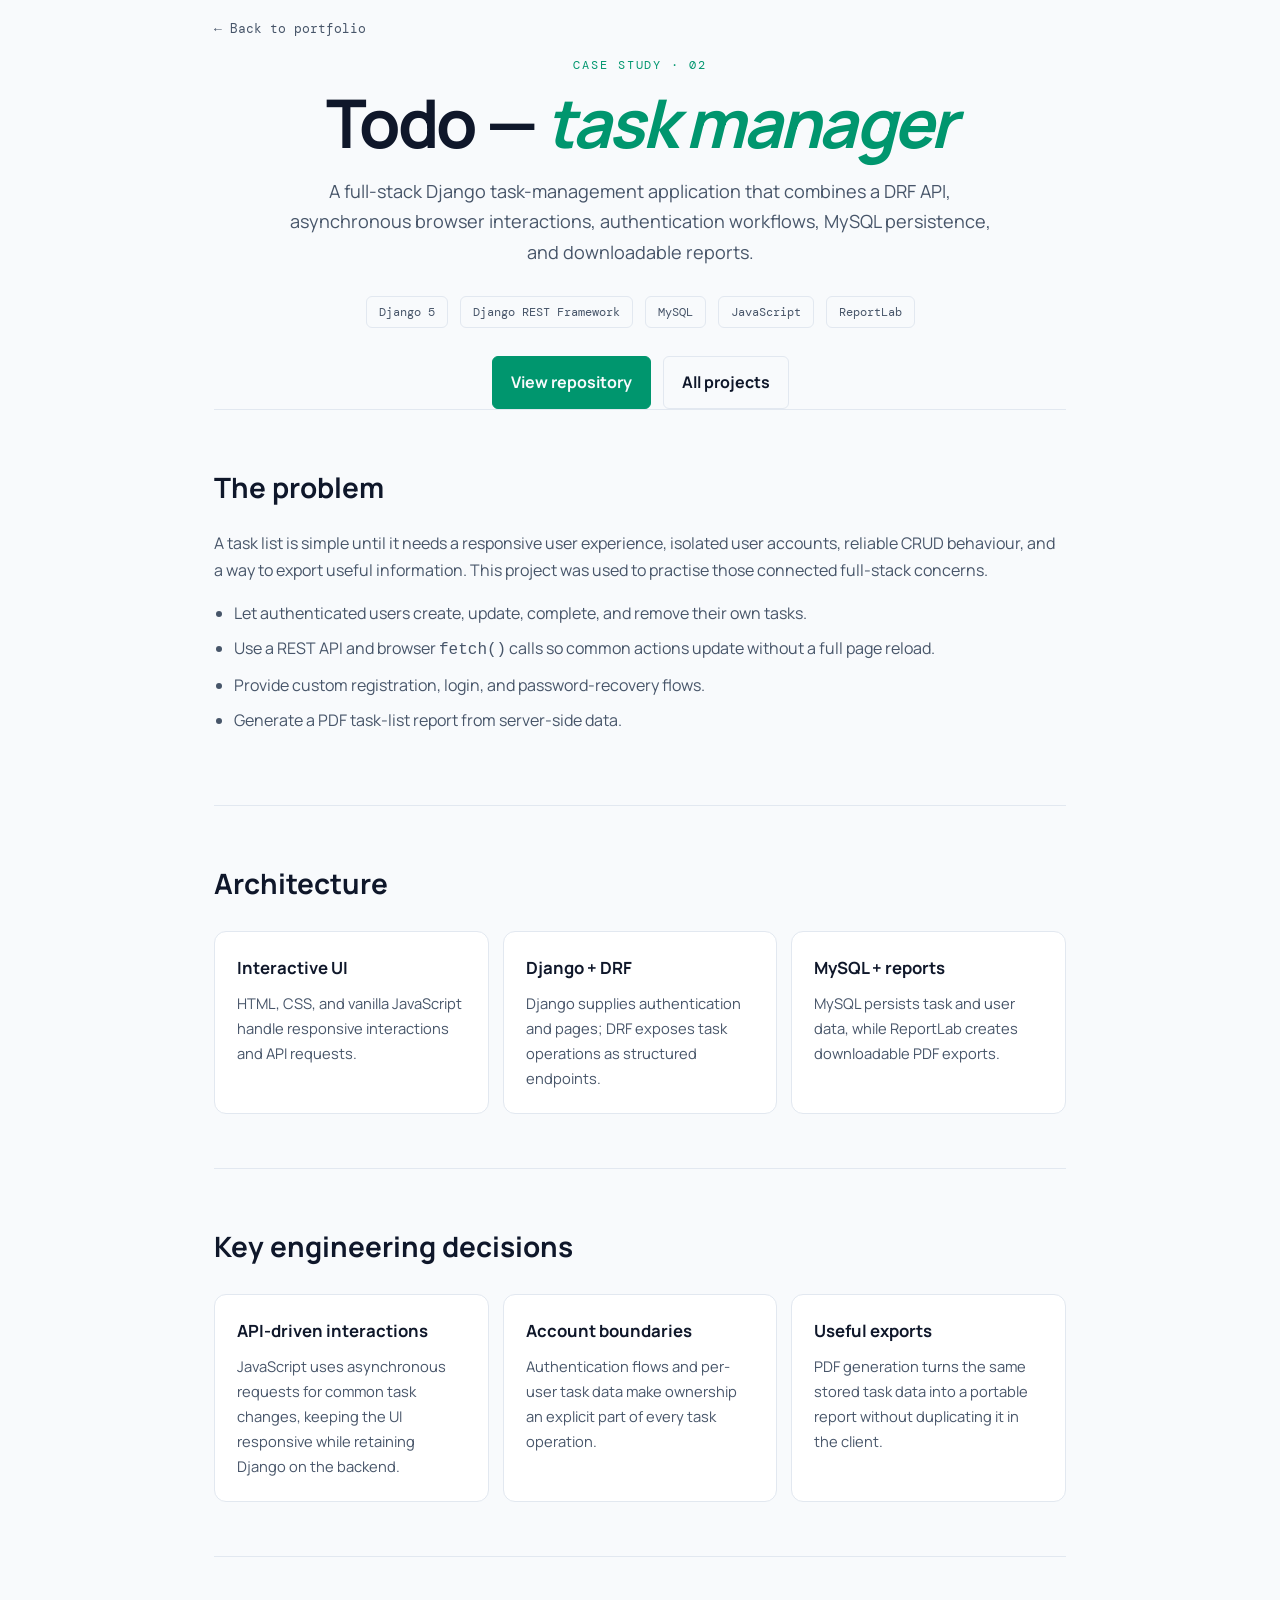
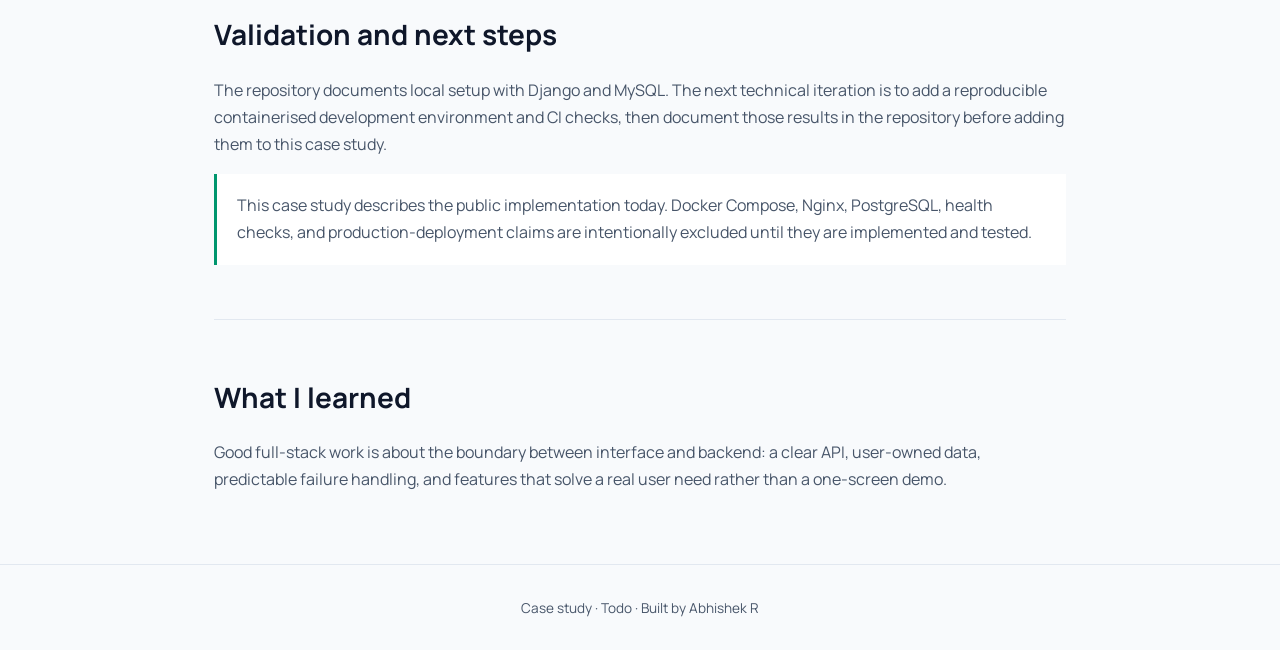
<file: case-studies/todoify.html>
<!DOCTYPE html>
<html lang="en">
<head>
  <meta charset="UTF-8">
  <meta name="viewport" content="width=device-width, initial-scale=1.0">
  <meta name="description" content="Case study: Todo, a Django task-management application with a REST API, authentication, MySQL, and PDF exports.">
  <title>Todo — Case Study | Abhishek R</title>
  <link rel="preconnect" href="https://fonts.googleapis.com">
  <link rel="preconnect" href="https://fonts.gstatic.com" crossorigin>
  <link href="https://fonts.googleapis.com/css2?family=DM+Mono:wght@400;500&family=Manrope:wght@400;500;600;700&display=swap" rel="stylesheet">
  <style>
    :root { --bg:#0a0f1a; --surface:#111827; --card:#151d2e; --text:#e8edf5; --muted:#8b98ad; --accent:#00d4aa; --border:#1e2a3e; --mono:'DM Mono',monospace; --sans:'Manrope',system-ui,sans-serif; }
    @media (prefers-color-scheme:light) { :root { --bg:#f8fafc; --surface:#fff; --card:#fff; --text:#0f172a; --muted:#475569; --accent:#00966e; --border:#e2e8f0; } }
    * { box-sizing:border-box; } body { margin:0; background:var(--bg); color:var(--text); font:16px/1.7 var(--sans); } a { color:inherit; text-decoration:none; } .container { max-width:900px; margin:auto; padding:0 24px; } .back { display:inline-flex; gap:8px; padding:20px 0; color:var(--muted); font:13px var(--mono); } .back:hover { color:var(--accent); } header { padding:80px 0 56px; text-align:center; } .eyebrow { color:var(--accent); font:12px var(--mono); letter-spacing:.16em; text-transform:uppercase; } h1 { margin:14px 0 18px; font-size:clamp(2.3rem,6vw,4.2rem); line-height:1.05; letter-spacing:-.04em; } em { color:var(--accent); } .lead { max-width:720px; margin:auto; color:var(--muted); font-size:1.13rem; } .meta,.actions { display:flex; flex-wrap:wrap; justify-content:center; gap:12px; margin-top:28px; } .pill { padding:7px 12px; border:1px solid var(--border); border-radius:6px; color:var(--muted); font:12px var(--mono); } .button { padding:12px 18px; border:1px solid var(--border); border-radius:6px; font-weight:700; } .button.primary { background:var(--accent); border-color:var(--accent); color:var(--bg); } main { padding-bottom:56px; } section { border-top:1px solid var(--border); padding:54px 0; } h2 { margin:0 0 18px; font-size:1.75rem; } h3 { margin:0 0 8px; font-size:1.05rem; } p,li { color:var(--muted); } ul { padding-left:20px; } li { margin:8px 0; } .grid { display:grid; grid-template-columns:repeat(3,1fr); gap:14px; margin-top:24px; } .card { padding:22px; background:var(--card); border:1px solid var(--border); border-radius:12px; } .card p { margin:0; font-size:.92rem; } .note { padding:18px 20px; border-left:3px solid var(--accent); background:var(--surface); color:var(--muted); } footer { border-top:1px solid var(--border); padding:32px 0; text-align:center; color:var(--muted); font-size:.85rem; } @media(max-width:650px) { header { padding-top:52px; } .grid { grid-template-columns:1fr; } }
  </style>
</head>
<body>
  <div class="container"><a class="back" href="../index.html#projects">← Back to portfolio</a></div>
  <header class="container">
    <div class="eyebrow">Case study · 02</div>
    <h1>Todo — <em>task manager</em></h1>
    <p class="lead">A full-stack Django task-management application that combines a DRF API, asynchronous browser interactions, authentication workflows, MySQL persistence, and downloadable reports.</p>
    <div class="meta"><span class="pill">Django 5</span><span class="pill">Django REST Framework</span><span class="pill">MySQL</span><span class="pill">JavaScript</span><span class="pill">ReportLab</span></div>
    <div class="actions"><a class="button primary" href="https://github.com/Abhi3468/Todo" target="_blank" rel="noopener noreferrer">View repository</a><a class="button" href="../index.html#projects">All projects</a></div>
  </header>
  <main class="container">
    <section>
      <h2>The problem</h2>
      <p>A task list is simple until it needs a responsive user experience, isolated user accounts, reliable CRUD behaviour, and a way to export useful information. This project was used to practise those connected full-stack concerns.</p>
      <ul><li>Let authenticated users create, update, complete, and remove their own tasks.</li><li>Use a REST API and browser <code>fetch()</code> calls so common actions update without a full page reload.</li><li>Provide custom registration, login, and password-recovery flows.</li><li>Generate a PDF task-list report from server-side data.</li></ul>
    </section>
    <section>
      <h2>Architecture</h2>
      <div class="grid"><div class="card"><h3>Interactive UI</h3><p>HTML, CSS, and vanilla JavaScript handle responsive interactions and API requests.</p></div><div class="card"><h3>Django + DRF</h3><p>Django supplies authentication and pages; DRF exposes task operations as structured endpoints.</p></div><div class="card"><h3>MySQL + reports</h3><p>MySQL persists task and user data, while ReportLab creates downloadable PDF exports.</p></div></div>
    </section>
    <section>
      <h2>Key engineering decisions</h2>
      <div class="grid"><div class="card"><h3>API-driven interactions</h3><p>JavaScript uses asynchronous requests for common task changes, keeping the UI responsive while retaining Django on the backend.</p></div><div class="card"><h3>Account boundaries</h3><p>Authentication flows and per-user task data make ownership an explicit part of every task operation.</p></div><div class="card"><h3>Useful exports</h3><p>PDF generation turns the same stored task data into a portable report without duplicating it in the client.</p></div></div>
    </section>
    <section>
      <h2>Validation and next steps</h2>
      <p>The repository documents local setup with Django and MySQL. The next technical iteration is to add a reproducible containerised development environment and CI checks, then document those results in the repository before adding them to this case study.</p>
      <div class="note">This case study describes the public implementation today. Docker Compose, Nginx, PostgreSQL, health checks, and production-deployment claims are intentionally excluded until they are implemented and tested.</div>
    </section>
    <section><h2>What I learned</h2><p>Good full-stack work is about the boundary between interface and backend: a clear API, user-owned data, predictable failure handling, and features that solve a real user need rather than a one-screen demo.</p></section>
  </main>
  <footer><div class="container">Case study · Todo · Built by Abhishek R</div></footer>
</body>
</html>
</file>
<file: style.css>
/* ===== CSS Variables ===== */
:root {
  --bg: #0a0f1a;
  --bg-elevated: #111827;
  --bg-card: #151d2e;
  --text: #e8edf5;
  --text-muted: #8b98ad;
  --text-subtle: #5a6a85;
  --accent: #00d4aa;
  --accent-dim: #00b894;
  --accent-soft: rgba(0, 212, 170, 0.1);
  --border: #1e2a3e;
  --border-light: #2a3a52;
  --font-mono: 'DM Mono', monospace;
  --font-sans: 'Manrope', system-ui, sans-serif;
  --font-serif: 'Lora', Georgia, serif;
  --radius-sm: 6px;
  --radius-md: 12px;
  --radius-lg: 20px;
  --shadow-sm: 0 2px 8px rgba(0, 0, 0, 0.2);
  --shadow-md: 0 8px 24px rgba(0, 0, 0, 0.3);
  --shadow-lg: 0 16px 48px rgba(0, 0, 0, 0.4);
  --transition: 0.2s ease;
}

@media (prefers-color-scheme: light) {
  :root {
    --bg: #f8fafc;
    --bg-elevated: #ffffff;
    --bg-card: #ffffff;
    --text: #0f172a;
    --text-muted: #475569;
    --text-subtle: #94a3b8;
    --accent: #00a87a;
    --accent-dim: #00966e;
    --accent-soft: rgba(0, 168, 122, 0.1);
    --border: #e2e8f0;
    --border-light: #e2e8f0;
    --shadow-sm: 0 2px 8px rgba(15, 23, 42, 0.06);
    --shadow-md: 0 8px 24px rgba(15, 23, 42, 0.08);
    --shadow-lg: 0 16px 48px rgba(15, 23, 42, 0.12);
  }
}

/* ===== Reset ===== */
*,
*::before,
*::after {
  box-sizing: border-box;
  margin: 0;
  padding: 0;
}

html {
  scroll-behavior: smooth;
}

body {
  font-family: var(--font-sans);
  background: var(--bg);
  color: var(--text);
  line-height: 1.7;
  -webkit-font-smoothing: antialiased;
  -moz-osx-font-smoothing: grayscale;
}

a {
  color: inherit;
  text-decoration: none;
}

img {
  max-width: 100%;
  height: auto;
  display: block;
}

button {
  font: inherit;
  cursor: pointer;
  border: none;
  background: none;
}

ul {
  list-style: none;
}

/* ===== Layout ===== */
.container {
  max-width: 1100px;
  margin: 0 auto;
  padding: 0 24px;
}

.section {
  padding: 100px 0;
}

.section-header {
  margin-bottom: 48px;
  text-align: center;
}

.section-label {
  font-family: var(--font-mono);
  font-size: 0.7rem;
  letter-spacing: 0.2em;
  text-transform: uppercase;
  color: var(--accent);
  font-weight: 500;
  margin-bottom: 12px;
  display: inline-block;
}

.section-title {
  font-size: clamp(2rem, 5vw, 3rem);
  font-weight: 700;
  line-height: 1.15;
  letter-spacing: -0.02em;
}

.section-title em {
  font-style: italic;
  color: var(--accent);
}

/* ===== Navigation ===== */
.nav {
  position: fixed;
  top: 0;
  left: 0;
  right: 0;
  z-index: 100;
  background: rgba(var(--bg-elevated), 0.85);
  backdrop-filter: blur(12px);
  border-bottom: 1px solid var(--border);
  transition: background var(--transition), border-color var(--transition);
}

.nav-inner {
  display: flex;
  align-items: center;
  justify-content: space-between;
  height: 72px;
}

.logo {
  font-family: var(--font-mono);
  font-size: 1.1rem;
  font-weight: 600;
  letter-spacing: 0.05em;
  color: var(--text);
}

.logo span {
  color: var(--accent);
}

.nav-links {
  display: flex;
  gap: 8px;
}

.nav-links a {
  padding: 10px 18px;
  font-size: 0.85rem;
  font-weight: 500;
  color: var(--text-muted);
  border-radius: var(--radius-sm);
  transition: color var(--transition), background var(--transition);
}

.nav-links a:hover {
  color: var(--text);
  background: var(--bg-card);
}

.nav-cta {
  padding: 10px 22px;
  font-size: 0.85rem;
  font-weight: 600;
  color: var(--bg);
  background: var(--accent);
  border-radius: var(--radius-sm);
  transition: background var(--transition), transform var(--transition);
}

.nav-cta:hover {
  background: var(--accent-dim);
  transform: translateY(-1px);
}

.menu-btn {
  display: none;
  padding: 8px;
}

/* ===== Hero ===== */
.hero {
  min-height: 100vh;
  display: flex;
  align-items: center;
  justify-content: center;
  position: relative;
  overflow: hidden;
  padding: 140px 24px 80px;
}

.hero::before {
  content: '';
  position: absolute;
  inset: 0;
  background:
    radial-gradient(ellipse 80% 50% at 50% -20%, var(--accent-soft) 0%, transparent 70%),
    radial-gradient(ellipse 60% 40% at 100% 100%, rgba(0, 212, 170, 0.05) 0%, transparent 60%);
  pointer-events: none;
}

.hero-content {
  position: relative;
  z-index: 1;
  text-align: center;
  max-width: 800px;
}

.hero-kicker {
  font-family: var(--font-mono);
  font-size: 0.7rem;
  letter-spacing: 0.25em;
  text-transform: uppercase;
  color: var(--accent);
  font-weight: 500;
  margin-bottom: 20px;
  display: inline-flex;
  align-items: center;
  gap: 10px;
}

.hero-kicker::before {
  content: '';
  width: 40px;
  height: 1px;
  background: linear-gradient(90deg, var(--accent), transparent);
}

.hero-title {
  font-size: clamp(2.5rem, 6vw, 4.5rem);
  font-weight: 700;
  line-height: 1.05;
  letter-spacing: -0.03em;
  margin-bottom: 24px;
}

.hero-title em {
  font-style: italic;
  color: var(--accent);
}

/* ===== Beautiful Serif Typography for descriptive paragraphs ===== */
.hero-subtitle {
  font-family: var(--font-serif);
  font-size: clamp(1.1rem, 2.5vw, 1.35rem);
  font-style: italic;
  color: var(--text-muted);
  max-width: 600px;
  margin: 0 auto 40px;
  line-height: 1.85;
  letter-spacing: 0.01em;
}

.about-text .lead {
  font-family: var(--font-serif);
  font-size: 1.15rem;
  font-style: italic;
  color: var(--text-muted);
  margin-bottom: 28px;
  line-height: 1.9;
  letter-spacing: 0.01em;
}

.about-text p {
  font-family: var(--font-serif);
  font-size: 1.05rem;
  color: var(--text-muted);
  line-height: 1.85;
  letter-spacing: 0.01em;
  margin-bottom: 20px;
}



.project-desc {
  font-family: var(--font-serif);
  font-size: 1rem;
  color: var(--text-muted);
  line-height: 1.85;
  margin-bottom: 24px;
  letter-spacing: 0.01em;
}

.timeline-desc {
  font-family: var(--font-serif);
  font-size: 1rem;
  font-style: italic;
  color: var(--text-muted);
  margin-bottom: 16px;
  line-height: 1.85;
  letter-spacing: 0.01em;
}

/* ========================= */

.hero-actions {
  display: flex;
  gap: 16px;
  justify-content: center;
  flex-wrap: wrap;
}

.btn {
  display: inline-flex;
  align-items: center;
  gap: 10px;
  padding: 14px 28px;
  font-size: 0.9rem;
  font-weight: 600;
  border-radius: var(--radius-sm);
  transition: all var(--transition);
}

.btn-primary {
  background: var(--accent);
  color: var(--bg);
}

.btn-primary:hover {
  background: var(--accent-dim);
  transform: translateY(-2px);
  box-shadow: var(--shadow-md);
}

.btn-secondary {
  background: var(--bg-card);
  color: var(--text);
  border: 1px solid var(--border);
}

.btn-secondary:hover {
  border-color: var(--accent);
  color: var(--accent);
  background: var(--accent-soft);
}

.scroll-indicator {
  position: absolute;
  bottom: 40px;
  left: 50%;
  transform: translateX(-50%);
  display: flex;
  flex-direction: column;
  align-items: center;
  gap: 8px;
  color: var(--text-subtle);
  font-size: 0.75rem;
  animation: bounce 2s infinite;
}

.scroll-indicator svg {
  width: 24px;
  height: 24px;
  stroke: currentColor;
}

@keyframes bounce {

  0%,
  100% {
    transform: translateX(-50%) translateY(0);
  }

  50% {
    transform: translateX(-50%) translateY(8px);
  }
}

/* ===== Skills Ticker ===== */
.ticker {
  overflow: hidden;
  white-space: nowrap;
  padding: 16px 0;
  border-top: 1px solid var(--border);
  border-bottom: 1px solid var(--border);
  background: var(--bg-elevated);
}

.ticker-track {
  display: inline-flex;
  gap: 40px;
  animation: ticker 30s linear infinite;
}

.ticker-item {
  font-family: var(--font-mono);
  font-size: 0.7rem;
  letter-spacing: 0.1em;
  text-transform: uppercase;
  color: var(--text-subtle);
  display: inline-flex;
  align-items: center;
  gap: 12px;
  white-space: nowrap;
}

.ticker-item::after {
  content: '✦';
  color: var(--accent);
}

@keyframes ticker {
  0% {
    transform: translateX(0);
  }

  100% {
    transform: translateX(-50%);
  }
}

/* ===== About ===== */
.about-grid {
  display: grid;
  grid-template-columns: 1fr 1fr;
  gap: 60px;
  align-items: start;
}

.about-text h2 {
  font-size: clamp(1.75rem, 3.5vw, 2.25rem);
  font-weight: 700;
  line-height: 1.2;
  margin-bottom: 20px;
}

.about-text h2 em {
  font-style: italic;
  color: var(--accent);
}

.about-text p {
  color: var(--text-muted);
  margin-bottom: 16px;
}

.stats {
  display: flex;
  gap: 32px;
  margin-top: 32px;
  padding-top: 24px;
  border-top: 1px solid var(--border);
}

.stat {
  text-align: left;
}

.stat-value {
  font-family: var(--font-mono);
  font-size: 2rem;
  font-weight: 700;
  color: var(--accent);
  line-height: 1;
}

.stat-label {
  font-size: 0.85rem;
  color: var(--text-subtle);
  margin-top: 4px;
}

.about-visual {
  position: relative;
}

.code-window {
  background: var(--bg-card);
  border: 1px solid var(--border);
  border-radius: var(--radius-md);
  overflow: hidden;
  box-shadow: var(--shadow-lg);
}

.code-header {
  display: flex;
  align-items: center;
  gap: 8px;
  padding: 14px 18px;
  background: var(--bg-elevated);
  border-bottom: 1px solid var(--border);
}

.code-dot {
  width: 12px;
  height: 12px;
  border-radius: 50%;
}

.code-dot.red {
  background: #ff5f57;
}

.code-dot.yellow {
  background: #ffbd2e;
}

.code-dot.green {
  background: #28ca42;
}

.code-title {
  font-family: var(--font-mono);
  font-size: 0.75rem;
  color: var(--text-subtle);
  margin-left: auto;
}

.code-body {
  padding: 24px;
  font-family: var(--font-mono);
  font-size: 0.85rem;
  line-height: 1.8;
  overflow-x: auto;
}

.code-line {
  display: flex;
  gap: 16px;
}

.code-line-num {
  color: var(--text-subtle);
  user-select: none;
  min-width: 2.5em;
  text-align: right;
}

.kw {
  color: #c792ea;
}

.fn {
  color: #82aaff;
}

.str {
  color: #c3e88d;
}

.comm {
  color: #546e7a;
}

.var {
  color: #f78c6c;
}

.type {
  color: #ffcb6b;
}

/* ===== Experience ===== */
.experience {
  background: var(--bg-elevated);
}

.timeline {
  position: relative;
  max-width: 800px;
  margin: 0 auto;
}

.timeline::before {
  content: '';
  position: absolute;
  left: 20px;
  top: 0;
  bottom: 0;
  width: 2px;
  background: linear-gradient(180deg, var(--accent), var(--border));
}

.timeline-item {
  position: relative;
  padding-left: 64px;
  margin-bottom: 48px;
}

.timeline-marker {
  position: absolute;
  left: 12px;
  top: 4px;
  width: 18px;
  height: 18px;
  border-radius: 50%;
  background: var(--accent);
  border: 3px solid var(--bg-elevated);
  box-shadow: 0 0 0 2px var(--accent);
}

.timeline-date {
  font-family: var(--font-mono);
  font-size: 0.75rem;
  color: var(--accent);
  font-weight: 500;
  margin-bottom: 8px;
}

.timeline-company {
  font-size: 0.85rem;
  font-weight: 600;
  color: var(--text-muted);
  margin-bottom: 4px;
}

.timeline-role {
  font-size: 1.15rem;
  font-weight: 700;
  color: var(--text);
  margin-bottom: 12px;
}

.timeline-role small {
  font-weight: 500;
  color: var(--text-muted);
  font-size: 0.85em;
}

.timeline-tags {
  display: flex;
  flex-wrap: wrap;
  gap: 8px;
}

.tag {
  font-family: var(--font-mono);
  font-size: 0.65rem;
  padding: 4px 10px;
  background: var(--bg-card);
  border: 1px solid var(--border);
  border-radius: var(--radius-sm);
  color: var(--text-muted);
  transition: all var(--transition);
}

.tag:hover {
  border-color: var(--accent);
  color: var(--accent);
}

/* ===== Projects ===== */
.projects-grid {
  display: grid;
  grid-template-columns: repeat(auto-fit, minmax(340px, 1fr));
  gap: 24px;
}

.project-card {
  background: var(--bg-card);
  border: 1px solid var(--border);
  border-radius: var(--radius-lg);
  padding: 32px;
  transition: all var(--transition);
  position: relative;
  overflow: hidden;
}

.project-card::before {
  content: '';
  position: absolute;
  top: 0;
  left: 0;
  right: 0;
  height: 3px;
  background: linear-gradient(90deg, var(--accent), transparent);
  opacity: 0;
  transition: opacity var(--transition);
}

.project-card:hover {
  transform: translateY(-4px);
  border-color: var(--border-light);
  box-shadow: var(--shadow-lg);
}

.project-card:hover::before {
  opacity: 1;
}

.project-number {
  font-family: var(--font-mono);
  font-size: 0.7rem;
  color: var(--accent);
  font-weight: 500;
  margin-bottom: 16px;
}

.project-stack {
  font-family: var(--font-mono);
  font-size: 0.7rem;
  letter-spacing: 0.1em;
  text-transform: uppercase;
  color: var(--text-subtle);
  margin-bottom: 16px;
}

.project-title {
  font-size: 1.35rem;
  font-weight: 700;
  margin-bottom: 12px;
}

.project-links {
  display: flex;
  gap: 16px;
}

.project-link {
  font-family: var(--font-mono);
  font-size: 0.75rem;
  font-weight: 500;
  display: inline-flex;
  align-items: center;
  gap: 6px;
  color: var(--text-muted);
  transition: color var(--transition);
}

.project-link:hover {
  color: var(--accent);
}

.project-link.primary {
  color: var(--accent);
}

.project-link.primary:hover {
  color: var(--accent-dim);
}

/* ===== Contact ===== */
.contact {
  text-align: center;
  background: var(--bg-elevated);
}

.contact-title {
  font-size: clamp(2rem, 4vw, 2.75rem);
  font-weight: 700;
  margin-bottom: 16px;
}

.contact-title em {
  font-style: italic;
  color: var(--accent);
}

.contact-desc {
  font-family: var(--font-serif);
  color: var(--text-muted);
  max-width: 500px;
  margin: 0 auto 40px;
  font-size: 1.1rem;
  line-height: 1.85;
  letter-spacing: 0.01em;
}


.contact-links {
  display: flex;
  gap: 16px;
  justify-content: center;
  flex-wrap: wrap;
}

.contact-btn {
  display: inline-flex;
  align-items: center;
  gap: 10px;
  padding: 16px 32px;
  font-size: 0.9rem;
  font-weight: 600;
  border-radius: var(--radius-sm);
  transition: all var(--transition);
}

.contact-btn.primary {
  background: var(--accent);
  color: var(--bg);
}

.contact-btn.primary:hover {
  background: var(--accent-dim);
  transform: translateY(-2px);
  box-shadow: var(--shadow-md);
}

.contact-btn.secondary {
  background: var(--bg-card);
  color: var(--text);
  border: 1px solid var(--border);
}

.contact-btn.secondary:hover {
  border-color: var(--accent);
  color: var(--accent);
  background: var(--accent-soft);
}

/* ===== Footer ===== */
.footer {
  padding: 40px 0;
  border-top: 1px solid var(--border);
  text-align: center;
}

.footer-content {
  display: flex;
  flex-direction: column;
  align-items: center;
  gap: 16px;
}

.footer-brand {
  font-family: var(--font-mono);
  font-size: 1.1rem;
  font-weight: 600;
}

.footer-brand span {
  color: var(--accent);
}

.footer-links {
  display: flex;
  gap: 24px;
}

.footer-links a {
  font-size: 0.85rem;
  color: var(--text-muted);
  transition: color var(--transition);
}

.footer-links a:hover {
  color: var(--accent);
}

.footer-copy {
  font-size: 0.8rem;
  color: var(--text-subtle);
}

/* ===== Responsive ===== */
@media (max-width: 768px) {
  .nav-links {
    display: none;
    position: absolute;
    top: 72px;
    left: 0;
    right: 0;
    background: var(--bg-elevated);
    flex-direction: column;
    padding: 20px;
    border-bottom: 1px solid var(--border);
    gap: 8px;
  }

  .nav-links.open {
    display: flex;
  }

  .nav-cta {
    display: none;
  }

  .menu-btn {
    display: block;
  }

  .about-grid {
    grid-template-columns: 1fr;
    gap: 40px;
  }

  .timeline::before {
    left: 10px;
  }

  .timeline-item {
    padding-left: 48px;
  }

  .timeline-marker {
    left: 3px;
  }

  .projects-grid {
    grid-template-columns: 1fr;
  }
}

@media (max-width: 480px) {
  .hero {
    padding: 120px 16px 60px;
  }

  .section {
    padding: 70px 0;
  }

  .btn {
    width: 100%;
    justify-content: center;
  }

  .hero-actions {
    flex-direction: column;
  }

  .contact-btn {
    width: 100%;
    justify-content: center;
  }
}

/* ===== Reduced Motion ===== */
@media (prefers-reduced-motion: reduce) {

  *,
  *::before,
  *::after {
    animation-duration: 0.01ms !important;
    transition-duration: 0.01ms !important;
  }

  .scroll-indicator {
    animation: none;
  }

  .ticker-track {
    animation: none;
  }
}
</file>
<file: Default/style.css>
:root {
  --ink: #111;
  --paper: #f6f4ee;
  --red: #a01918;
  --line: #c9c4ba;
  --mono: "DM Mono", monospace;
  --sans: Manrope, sans-serif;
  --serif: "Playfair Display", serif;
}

* { box-sizing: border-box; }
html { scroll-behavior: smooth; }
body { margin: 0; background: var(--paper); color: var(--ink); font-family: var(--sans); }

.site-header { align-items: center; backdrop-filter: blur(10px); background: #f6f4eef2; border-bottom: 1px solid var(--line); display: flex; height: 76px; justify-content: space-between; padding: 0 5vw; position: sticky; top: 0; z-index: 5; }
.brand, .navigation a, .menu-button { color: var(--ink); font: 11px var(--mono); letter-spacing: .09em; text-decoration: none; }
.brand b { background: var(--red); border-radius: 50%; color: #fff; display: inline-grid; font-size: 9px; height: 29px; margin-right: 8px; place-items: center; width: 29px; }
.brand i { color: #777; font-style: normal; margin-left: 8px; }
.navigation { display: flex; gap: 28px; }
.menu-button { background: none; border: 0; display: none; }

.section, .hero { margin: auto; max-width: 1360px; padding: 105px 5vw; }
.hero { display: flex; flex-direction: column; justify-content: center; min-height: 630px; overflow: hidden; position: relative; }
.eyebrow, .section-label, aside, .project-card p, .project-card > div { font: 11px var(--mono); letter-spacing: .1em; }
.eyebrow { color: var(--red); margin: 0 0 20px; }
.eyebrow span { color: var(--ink); }
.pre-title { font-size: clamp(2rem, 4vw, 4.2rem); letter-spacing: -.07em; margin: 0 0 -6px; }
.hero h1 { font-size: clamp(4.8rem, 11.8vw, 11.5rem); letter-spacing: -.095em; line-height: .78; margin: 0; position: relative; }
.hero em, h2 em, h3 em { font-family: var(--serif); font-weight: 500; }
.hero-foot { align-items: end; display: flex; justify-content: space-between; margin-top: 60px; max-width: 960px; }
.hero-foot p { line-height: 1.7; margin: 0; max-width: 500px; }
.round-link { background: var(--red); border-radius: 50%; color: #fff; display: grid; font: 10px var(--mono); height: 124px; place-items: center; text-align: center; text-decoration: none; transition: transform .3s; width: 124px; }
.round-link:hover { transform: rotate(10deg) scale(1.06); }
.round-link strong { font-size: 22px; font-weight: 400; }
.scroll-number { align-items: center; bottom: 28px; display: flex; font: 10px var(--mono); gap: 10px; letter-spacing: .1em; position: absolute; right: 5vw; }
.scroll-number i, .section-label i { background: currentColor; display: block; height: 1px; width: 65px; }
.web { fill: none; opacity: .24; pointer-events: none; stroke: var(--red); stroke-width: 1.3px; }
.hero-web { animation: spin 80s linear infinite; position: absolute; right: -82px; top: -52px; width: 340px; }

.ticker { animation: slide 25s linear infinite; background: var(--ink); color: #fff; font: 14px var(--mono); letter-spacing: .08em; overflow: hidden; padding: 17px 0; white-space: nowrap; }
.ticker i { color: #e33933; font-style: normal; margin: 0 18px; }
.section-label { align-items: center; color: var(--red); display: flex; gap: 12px; margin-bottom: 32px; }
.section-label i { width: 45px; }

.about { border-bottom: 1px solid var(--line); display: grid; gap: 30px; grid-template-columns: 19% 29% 1fr; }
.hanging-profile { animation: swing 5s ease-in-out infinite alternate; display: flex; height: 420px; justify-content: center; position: relative; transform-origin: top center; }
.thread { background: var(--red); height: 112px; position: absolute; top: -105px; width: 1px; }
.portrait { align-items: center; background: #27231f; border: 8px solid var(--red); border-radius: 50%; box-shadow: 0 0 0 13px #dfd9cf, 0 0 45px #a0191840; color: #f7f4ec; display: flex; flex-direction: column; height: 245px; justify-content: center; width: 245px; }
.portrait strong { font-size: 75px; letter-spacing: -.1em; }
.portrait small { color: #ef8f81; font: 9px var(--mono); letter-spacing: .13em; text-align: center; }
.about-copy h2, .experience h2, .project-head h2, .contact h2 { font-size: clamp(2.9rem, 5.2vw, 5.8rem); letter-spacing: -.08em; line-height: .98; margin: 0 0 30px; }
.about-copy > p { line-height: 1.7; max-width: 640px; }
.pills { display: flex; flex-wrap: wrap; gap: 8px; margin-top: 32px; }
.pills span { border: 1px solid #aaa39a; border-radius: 100px; font: 10px var(--mono); padding: 9px 13px; transition: .2s; }
.pills span:hover { background: var(--red); border-color: var(--red); color: #fff; }

.experience { border-bottom: 1px solid var(--line); }
.role { border-top: 1px solid var(--line); display: grid; grid-template-columns: 19% 1fr; padding-top: 27px; }
.intro { font-size: 19px; }
.role ul { list-style: none; max-width: 760px; padding: 0; }
.role li { border-top: 1px solid var(--line); line-height: 1.55; padding: 14px 0 14px 23px; position: relative; }
.role li::before { color: var(--red); content: "↗"; left: 0; position: absolute; }

.project-head { align-items: end; display: flex; justify-content: space-between; margin-bottom: 35px; }
.project-head p { line-height: 1.6; max-width: 240px; }
.cards { display: grid; gap: 18px; grid-template-columns: 1fr 1fr; }
.project-card { display: flex; flex-direction: column; justify-content: space-between; min-height: 490px; overflow: hidden; padding: 28px; position: relative; }
.project-card > div { display: flex; justify-content: space-between; }
.project-card b { font-size: 23px; }
.project-card > p { color: #dc645e; margin: 0; }
.project-card h3 { font-size: clamp(3.3rem, 5vw, 5.5rem); letter-spacing: -.09em; line-height: .87; margin: 0 0 22px; }
.project-card small { display: block; font-size: 13px; line-height: 1.6; max-width: 390px; }
.bank { background: #161513; color: #fff; }
.todo { background: #dbd3c7; }
.orbit { border: 1px solid #cf4a43; border-radius: 50%; bottom: -51px; color: #cf4a43; font-size: 170px; height: 225px; line-height: 200px; position: absolute; right: -28px; text-align: center; transform: rotate(-15deg); width: 225px; }
.tasks { bottom: 15px; color: var(--red); font-size: 70px; line-height: .65; opacity: .7; position: absolute; right: 25px; }

.toolkit { display: grid; gap: 30px; grid-template-columns: 19% 1fr; }
.tool-list article { border-top: 1px solid var(--line); display: grid; gap: 20px; grid-template-columns: 65px 1fr 1.3fr; padding: 20px 0; }
.tool-list span { color: var(--red); font: 11px var(--mono); }
.tool-list h3 { font-size: 24px; margin: 0; }
.tool-list p { line-height: 1.6; margin: 0; }

.contact { background: var(--ink); color: #fff; overflow: hidden; padding: 110px 5vw 30px; position: relative; }
.contact .eyebrow { color: #e4625e; }
.contact h2 { max-width: 900px; }
.email { border-bottom: 1px solid #777; color: #fff; font-size: clamp(1.2rem, 2.4vw, 2.4rem); padding-bottom: 10px; text-decoration: none; }
.contact-links { display: flex; gap: 10px; margin-top: 38px; }
.contact-links a { border: 1px solid #777; color: #fff; font: 10px var(--mono); letter-spacing: .1em; padding: 12px 15px; text-decoration: none; }
.contact-links a:hover { background: #e4625e; border-color: #e4625e; }
footer { border-top: 1px solid #666; color: #aaa; display: flex; font: 10px var(--mono); justify-content: space-between; letter-spacing: .08em; margin-top: 100px; padding-top: 22px; }
footer a { color: #fff; text-decoration: none; }

@keyframes slide { to { transform: translateX(-33%); } }
@keyframes spin { to { transform: rotate(360deg); } }
@keyframes swing { to { transform: rotate(2.3deg); } }

@media (max-width: 720px) {
  .site-header { height: 64px; }
  .brand i { display: none; }
  .menu-button { display: block; }
  .navigation { background: var(--paper); border-bottom: 1px solid var(--line); display: none; flex-direction: column; left: 0; padding: 25px 5vw; position: absolute; right: 0; top: 64px; }
  .navigation.open { display: flex; }
  .section, .hero { padding: 72px 6vw; }
  .hero { min-height: 610px; }
  .hero-foot { align-items: flex-start; flex-direction: column; gap: 35px; }
  .hero-web { width: 220px; }
  .about, .role, .toolkit { gap: 5px; grid-template-columns: 1fr; }
  .hanging-profile { height: 250px; order: 3; }
  .thread { height: 40px; top: -35px; }
  .portrait { height: 180px; width: 180px; }
  .portrait strong { font-size: 58px; }
  .about-copy { order: 2; }
  .role aside { margin-bottom: 20px; }
  .project-head { display: block; }
  .cards { grid-template-columns: 1fr; }
  .project-card { min-height: 410px; }
  .tool-list article { grid-template-columns: 40px 1fr; }
  .tool-list article p { grid-column: 2; }
  footer { flex-wrap: wrap; gap: 18px; }
  footer span { width: 100%; }
}
</file>
